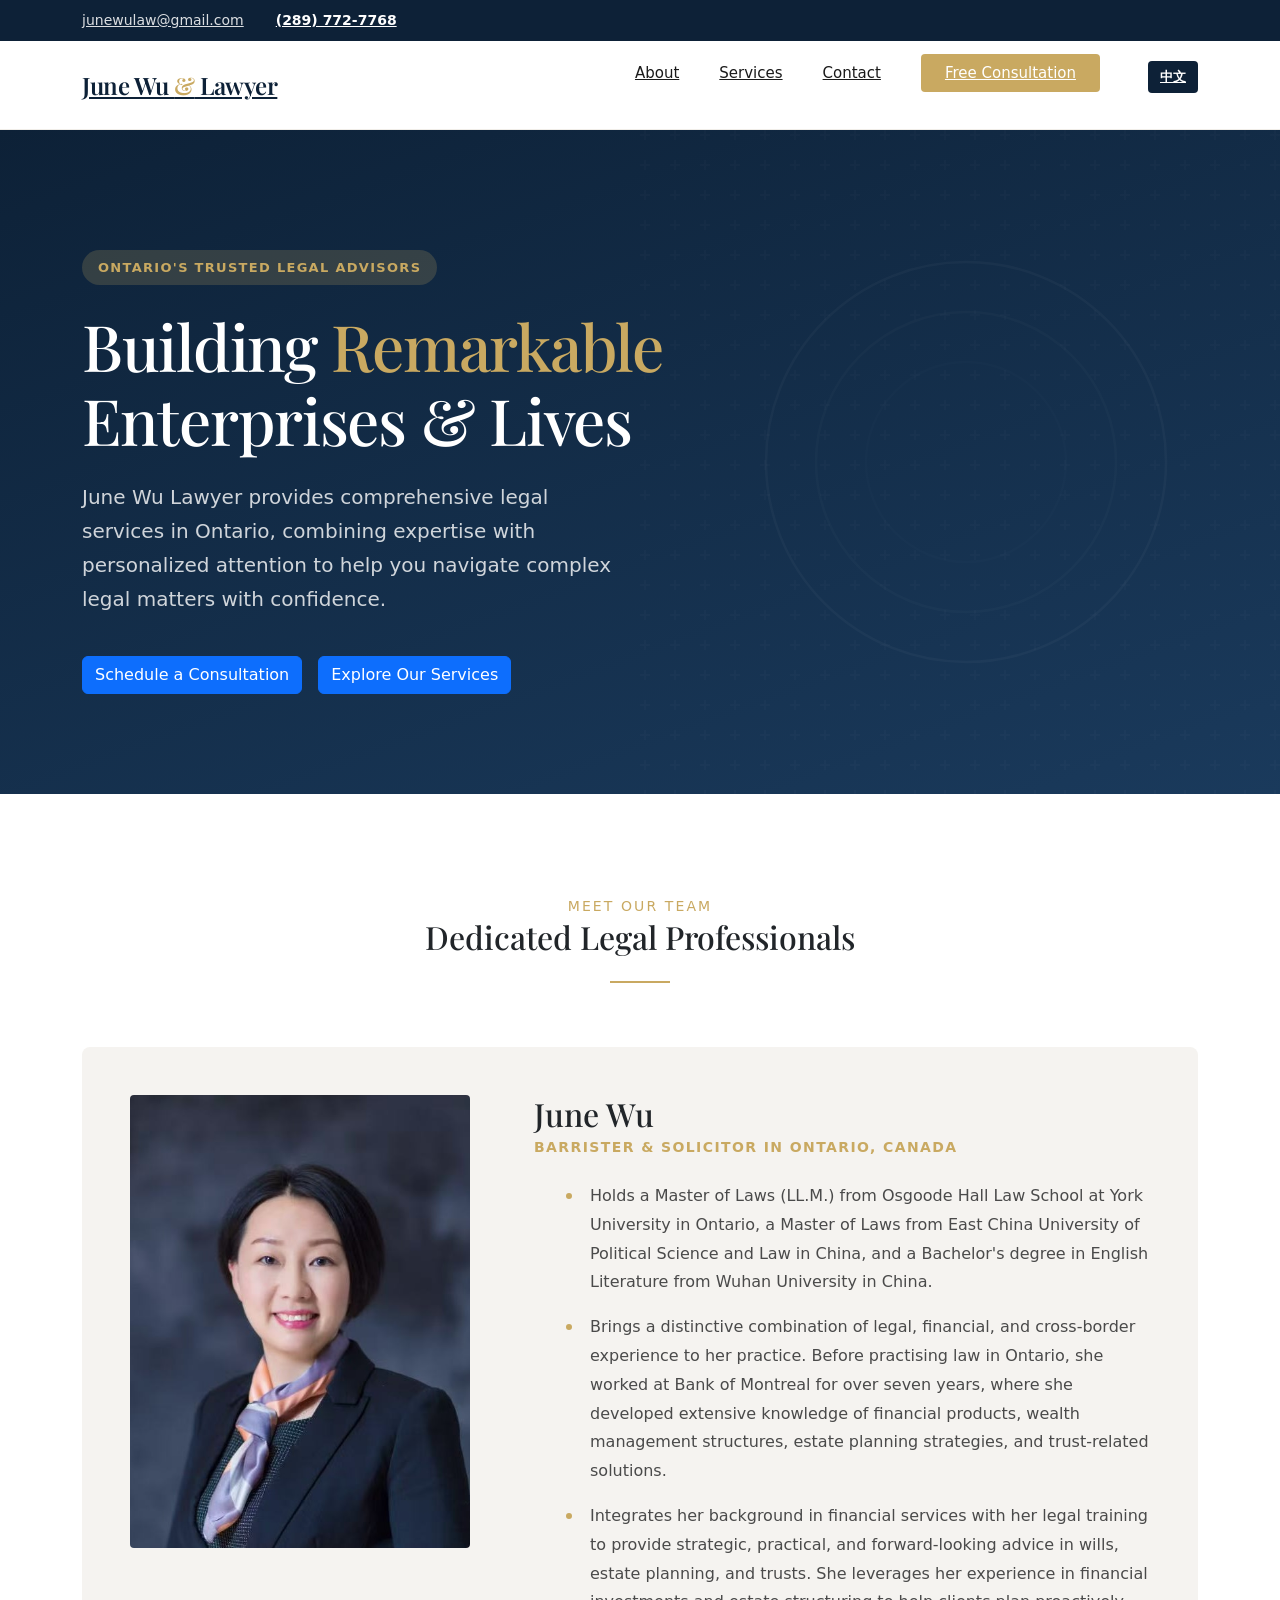
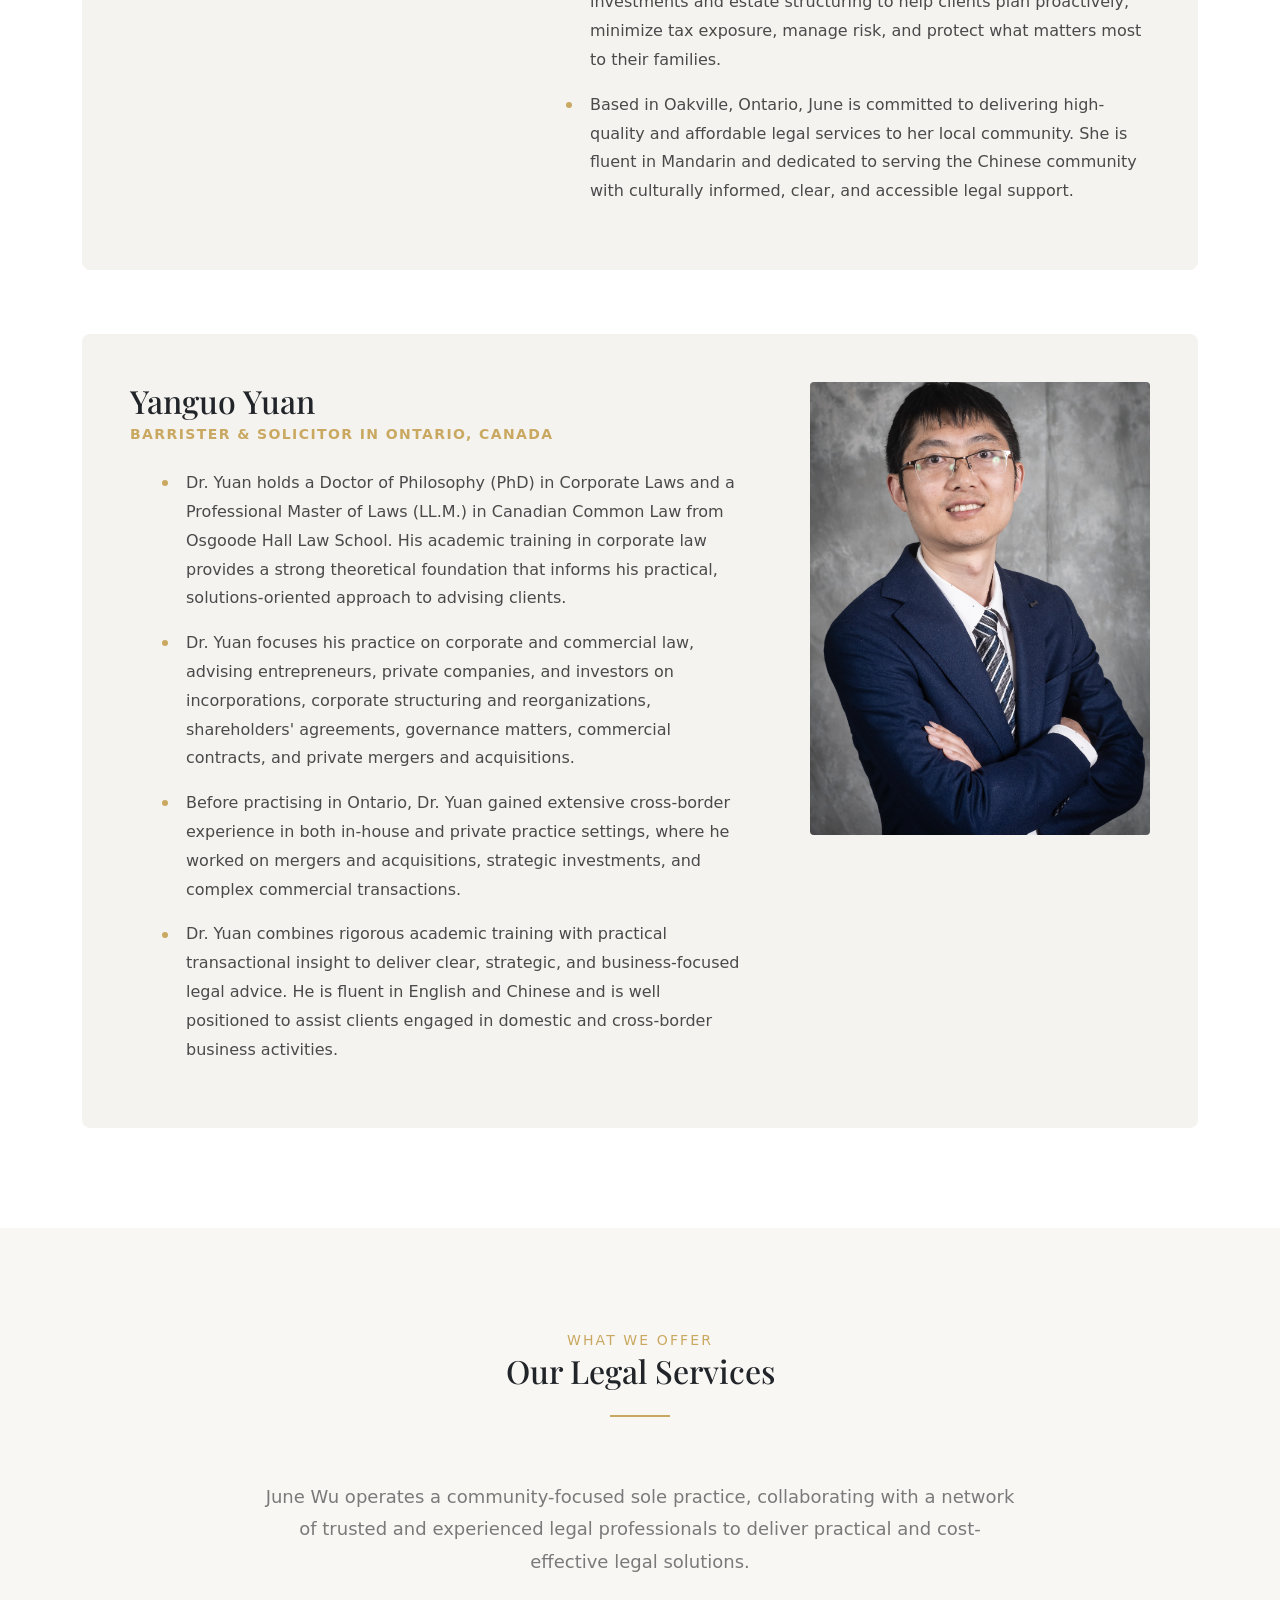
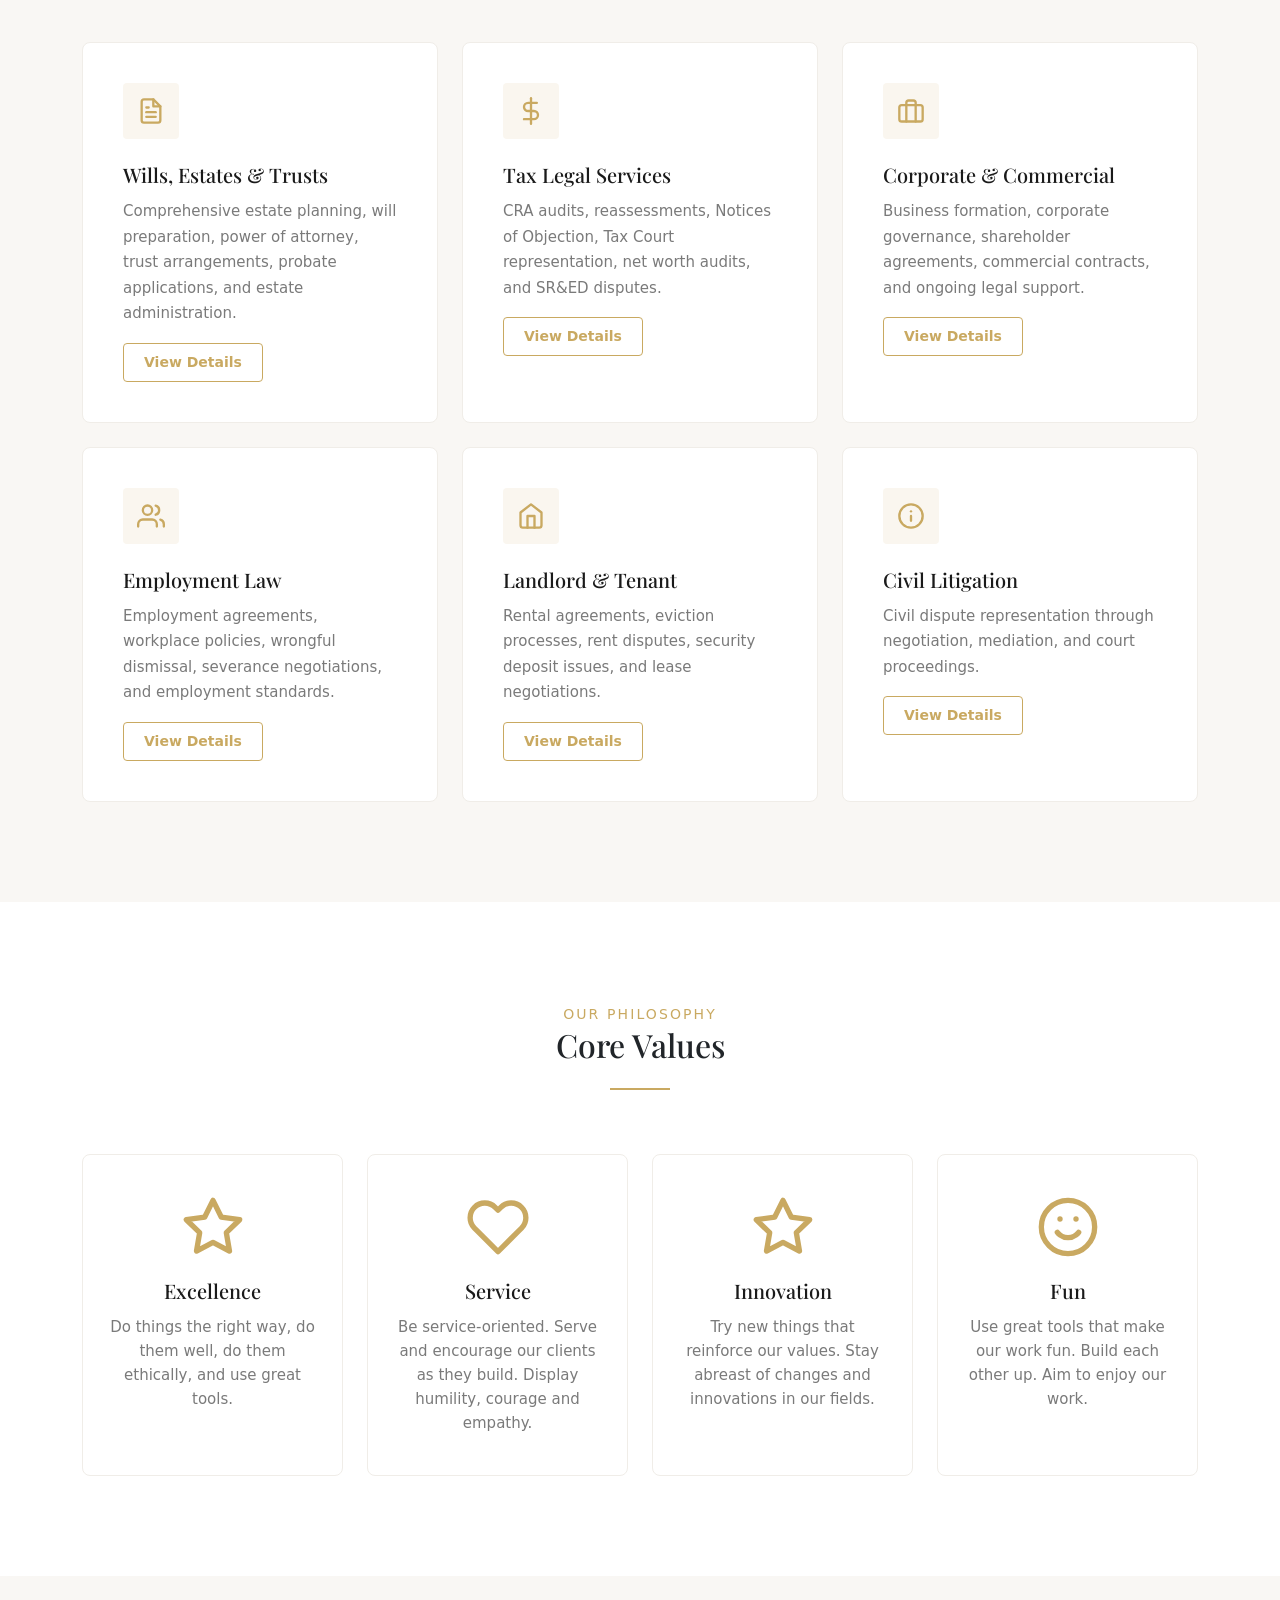
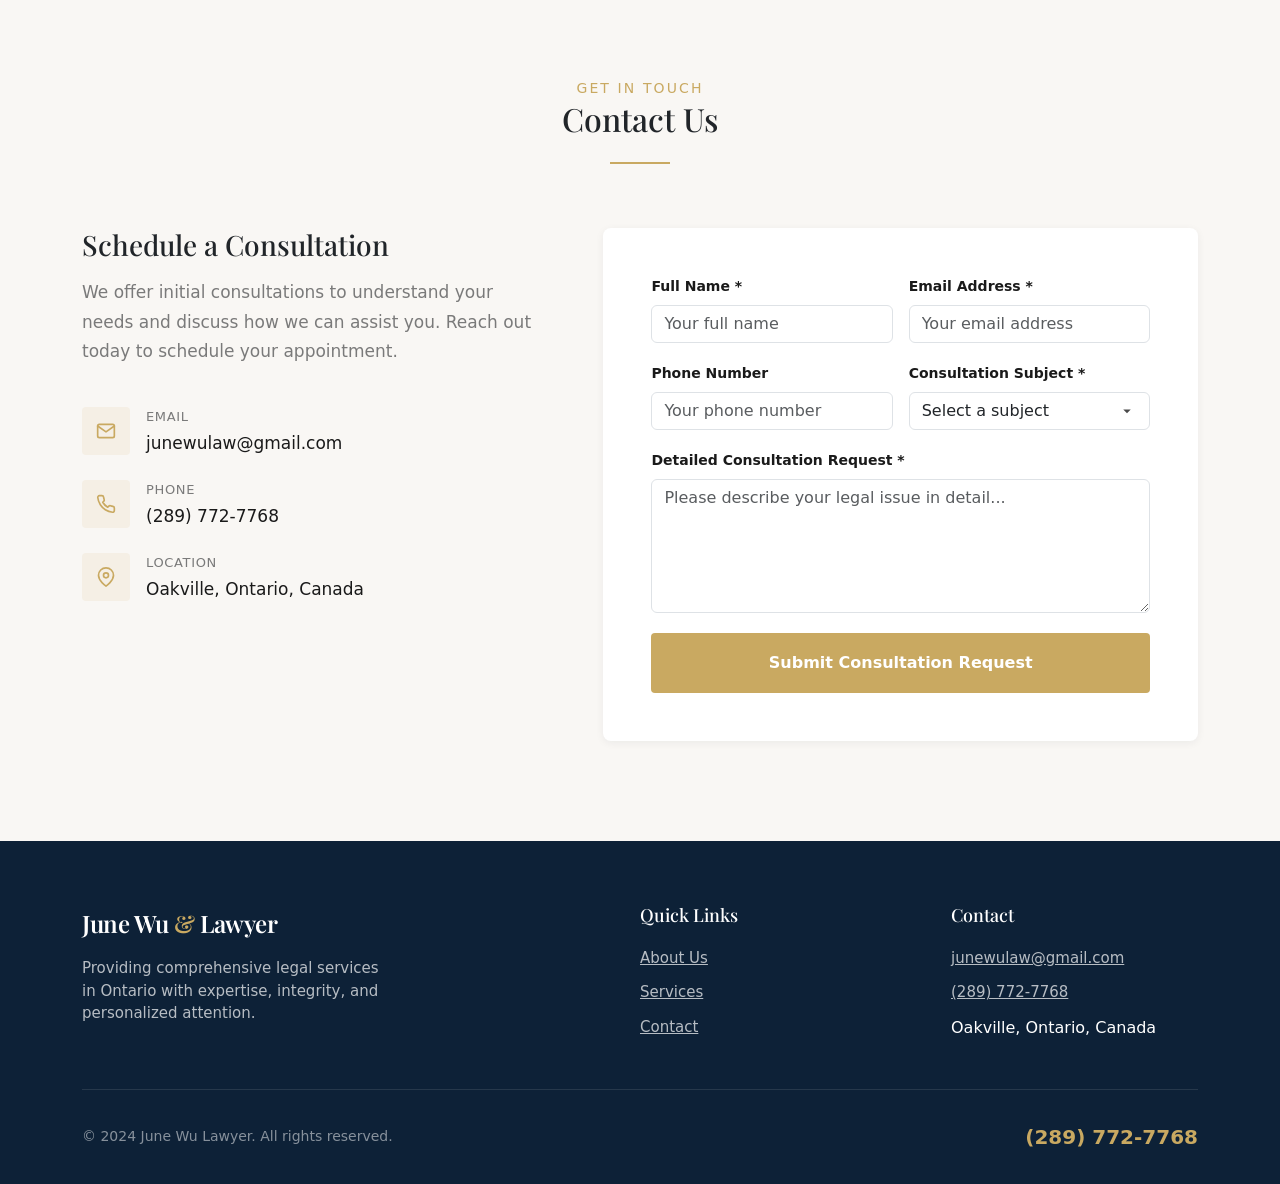
<file: templates/index.html>
<!DOCTYPE html>
<html lang="en">
<head>
    <meta charset="UTF-8">
    <meta name="viewport" content="width=device-width, initial-scale=1.0">
    <title>June Wu Lawyer | Trusted Legal Services in Ontario</title>
    <meta name="description" content="June Wu Lawyer provides comprehensive legal services in Ontario, including wills, estates, trusts, tax law, corporate law, and civil litigation.">

    <link rel="preconnect" href="https://fonts.googleapis.com">
    <link rel="preconnect" href="https://fonts.gstatic.com" crossorigin>
    <link href="https://fonts.googleapis.com/css2?family=Inter:wght@400;500;600;700&family=Playfair+Display:wght@400;500;600&display=swap" rel="stylesheet">

    <link rel="stylesheet" href="/static/css/style.css">
    <link href="https://cdn.jsdelivr.net/npm/bootstrap@5.3.0/dist/css/bootstrap.min.css" rel="stylesheet">

    <link rel="icon" type="image/svg+xml" href="data:image/svg+xml,<svg xmlns='http://www.w3.org/2000/svg' viewBox='0 0 100 100'><text y='.9em' font-size='90'>⚖</text></svg>">
</head>
<body>
    <!-- Top Bar -->
    <div class="top-bar">
        <div class="container">
            <div class="top-bar-contact">
                <a href="mailto:junewulaw@gmail.com">junewulaw@gmail.com</a>
                <a href="tel:+12897727768" class="top-bar-phone">(289) 772-7768</a>
            </div>
        </div>
    </div>

    <!-- Navigation -->
    <nav class="nav" id="mainNav">
        <div class="container">
            <a href="#" class="logo">June Wu <span>&amp;</span> Lawyer</a>
            <ul class="main-nav">
                <li><a href="#about">About</a></li>
                <li><a href="#services">Services</a></li>
                <li><a href="#contact">Contact</a></li>
                <li><a href="#contact" class="nav-cta">Free Consultation</a></li>
                <li class="lang-switch"><a href="/cn">中文</a></li>
            </ul>
            <button class="mobile-toggle" id="mobileToggle" aria-label="Toggle navigation">
                <span></span>
                <span></span>
                <span></span>
            </button>
        </div>
        <div class="mobile-nav" id="mobileNav">
            <a href="#about">About</a>
            <a href="#services">Services</a>
            <a href="#contact">Contact</a>
            <a href="#contact" class="nav-cta">Free Consultation</a>
            <a href="/cn" class="lang-switch">中文</a>
        </div>
    </nav>

    <!-- Hero -->
    <section class="hero">
        <div class="container">
            <div class="hero-content">
                <span class="hero-badge">Ontario's Trusted Legal Advisors</span>
                <h1>Building <span class="highlight">Remarkable</span> Enterprises & Lives</h1>
                <p>June Wu Lawyer provides comprehensive legal services in Ontario, combining expertise with personalized attention to help you navigate complex legal matters with confidence.</p>
                <div class="hero-buttons">
                    <a href="#contact" class="btn btn-primary">Schedule a Consultation</a>
                    <a href="#services" class="btn btn-primary">Explore Our Services</a>
                </div>
            </div>
        </div>
        <div class="hero-decoration">
            <svg viewBox="0 0 200 200" fill="none" xmlns="http://www.w3.org/2000/svg">
                <circle cx="100" cy="100" r="80" stroke="white" stroke-width="1" opacity="0.3"/>
                <circle cx="100" cy="100" r="60" stroke="white" stroke-width="1" opacity="0.2"/>
                <circle cx="100" cy="100" r="40" stroke="white" stroke-width="1" opacity="0.1"/>
            </svg>
        </div>
    </section>

    <!-- About / Team -->
    <section id="about" class="about-section section">
        <div class="container">
            <div class="section-header">
                <span class="section-subtitle">Meet Our Team</span>
                <h2>Dedicated Legal Professionals</h2>
                <div class="divider"></div>
            </div>

            <div class="team-grid">
                <!-- June Wu -->
                <div class="attorney-card">
                    <div class="attorney-image">
                        <img src="/static/images/June.jpg" alt="June Wu - Barrister & Solicitor">
                    </div>
                    <div class="attorney-info">
                        <h3>June Wu</h3>
                        <p class="attorney-title">Barrister & Solicitor in Ontario, Canada</p>
                        <ul class="attorney-bio">
                            <li>Holds a Master of Laws (LL.M.) from Osgoode Hall Law School at York University in Ontario, a Master of Laws from East China University of Political Science and Law in China, and a Bachelor's degree in English Literature from Wuhan University in China.</li>
                            <li>Brings a distinctive combination of legal, financial, and cross-border experience to her practice. Before practising law in Ontario, she worked at Bank of Montreal for over seven years, where she developed extensive knowledge of financial products, wealth management structures, estate planning strategies, and trust-related solutions.</li>
                            <li>Integrates her background in financial services with her legal training to provide strategic, practical, and forward-looking advice in wills, estate planning, and trusts. She leverages her experience in financial investments and estate structuring to help clients plan proactively, minimize tax exposure, manage risk, and protect what matters most to their families.</li>
                            <li>Based in Oakville, Ontario, June is committed to delivering high-quality and affordable legal services to her local community. She is fluent in Mandarin and dedicated to serving the Chinese community with culturally informed, clear, and accessible legal support.</li>
                        </ul>
                    </div>
                </div>

                <!-- Yanguo Yuan -->
                <div class="attorney-card reverse">
                    <div class="attorney-image">
                        <img src="/static/images/Bruce.jpg" alt="Yanguo Yuan - Barrister & Solicitor">
                    </div>
                    <div class="attorney-info">
                        <h3>Yanguo Yuan</h3>
                        <p class="attorney-title">Barrister & Solicitor in Ontario, Canada</p>
                        <ul class="attorney-bio">
                            <li>Dr. Yuan holds a Doctor of Philosophy (PhD) in Corporate Laws and a Professional Master of Laws (LL.M.) in Canadian Common Law from Osgoode Hall Law School. His academic training in corporate law provides a strong theoretical foundation that informs his practical, solutions-oriented approach to advising clients.</li>
                            <li>Dr. Yuan focuses his practice on corporate and commercial law, advising entrepreneurs, private companies, and investors on incorporations, corporate structuring and reorganizations, shareholders' agreements, governance matters, commercial contracts, and private mergers and acquisitions.</li>
                            <li>Before practising in Ontario, Dr. Yuan gained extensive cross-border experience in both in-house and private practice settings, where he worked on mergers and acquisitions, strategic investments, and complex commercial transactions.</li>
                            <li>Dr. Yuan combines rigorous academic training with practical transactional insight to deliver clear, strategic, and business-focused legal advice. He is fluent in English and Chinese and is well positioned to assist clients engaged in domestic and cross-border business activities.</li>
                        </ul>
                    </div>
                </div>
            </div>
        </div>
    </section>

    <!-- Services -->
    <section id="services" class="services-section section">
        <div class="container">
            <div class="section-header">
                <span class="section-subtitle">What We Offer</span>
                <h2>Our Legal Services</h2>
                <div class="divider"></div>
            </div>

            <p class="services-intro">June Wu operates a community-focused sole practice, collaborating with a network of trusted and experienced legal professionals to deliver practical and cost-effective legal solutions.</p>

            <div class="services-grid">
                <!-- Wills, Estates & Trusts -->
                <div class="service-card" data-service="wills">
                    <div class="service-icon">
                        <svg xmlns="http://www.w3.org/2000/svg" viewBox="0 0 24 24" fill="none" stroke="currentColor" stroke-width="2" stroke-linecap="round" stroke-linejoin="round">
                            <path d="M14 2H6a2 2 0 0 0-2 2v16a2 2 0 0 0 2 2h12a2 2 0 0 0 2-2V8z"></path>
                            <polyline points="14 2 14 8 20 8"></polyline>
                            <line x1="16" y1="13" x2="8" y2="13"></line>
                            <line x1="16" y1="17" x2="8" y2="17"></line>
                            <polyline points="10 9 9 9 8 9"></polyline>
                        </svg>
                    </div>
                    <h4>Wills, Estates & Trusts</h4>
                    <p class="service-summary">Comprehensive estate planning, will preparation, power of attorney, trust arrangements, probate applications, and estate administration.</p>
                    <button class="service-expand-btn">View Details</button>
                </div>

                <!-- Tax Legal Services -->
                <div class="service-card" data-service="tax">
                    <div class="service-icon">
                        <svg xmlns="http://www.w3.org/2000/svg" viewBox="0 0 24 24" fill="none" stroke="currentColor" stroke-width="2" stroke-linecap="round" stroke-linejoin="round">
                            <line x1="12" y1="1" x2="12" y2="23"></line>
                            <path d="M17 5H9.5a3.5 3.5 0 0 0 0 7h5a3.5 3.5 0 0 1 0 7H6"></path>
                        </svg>
                    </div>
                    <h4>Tax Legal Services</h4>
                    <p class="service-summary">CRA audits, reassessments, Notices of Objection, Tax Court representation, net worth audits, and SR&ED disputes.</p>
                    <button class="service-expand-btn">View Details</button>
                </div>

                <!-- Corporate & Commercial -->
                <div class="service-card" data-service="corporate">
                    <div class="service-icon">
                        <svg xmlns="http://www.w3.org/2000/svg" viewBox="0 0 24 24" fill="none" stroke="currentColor" stroke-width="2" stroke-linecap="round" stroke-linejoin="round">
                            <rect x="2" y="7" width="20" height="14" rx="2" ry="2"></rect>
                            <path d="M16 21V5a2 2 0 0 0-2-2h-4a2 2 0 0 0-2 2v16"></path>
                        </svg>
                    </div>
                    <h4>Corporate & Commercial</h4>
                    <p class="service-summary">Business formation, corporate governance, shareholder agreements, commercial contracts, and ongoing legal support.</p>
                    <button class="service-expand-btn">View Details</button>
                </div>

                <!-- Employment Law -->
                <div class="service-card" data-service="employment">
                    <div class="service-icon">
                        <svg xmlns="http://www.w3.org/2000/svg" viewBox="0 0 24 24" fill="none" stroke="currentColor" stroke-width="2" stroke-linecap="round" stroke-linejoin="round">
                            <path d="M17 21v-2a4 4 0 0 0-4-4H5a4 4 0 0 0-4 4v2"></path>
                            <circle cx="9" cy="7" r="4"></circle>
                            <path d="M23 21v-2a4 4 0 0 0-3-3.87"></path>
                            <path d="M16 3.13a4 4 0 0 1 0 7.75"></path>
                        </svg>
                    </div>
                    <h4>Employment Law</h4>
                    <p class="service-summary">Employment agreements, workplace policies, wrongful dismissal, severance negotiations, and employment standards.</p>
                    <button class="service-expand-btn">View Details</button>
                </div>

                <!-- Landlord & Tenant -->
                <div class="service-card" data-service="landlord">
                    <div class="service-icon">
                        <svg xmlns="http://www.w3.org/2000/svg" viewBox="0 0 24 24" fill="none" stroke="currentColor" stroke-width="2" stroke-linecap="round" stroke-linejoin="round">
                            <path d="M3 9l9-7 9 7v11a2 2 0 0 1-2 2H5a2 2 0 0 1-2-2z"></path>
                            <polyline points="9 22 9 12 15 12 15 22"></polyline>
                        </svg>
                    </div>
                    <h4>Landlord & Tenant</h4>
                    <p class="service-summary">Rental agreements, eviction processes, rent disputes, security deposit issues, and lease negotiations.</p>
                    <button class="service-expand-btn">View Details</button>
                </div>

                <!-- Civil Litigation -->
                <div class="service-card" data-service="litigation">
                    <div class="service-icon">
                        <svg xmlns="http://www.w3.org/2000/svg" viewBox="0 0 24 24" fill="none" stroke="currentColor" stroke-width="2" stroke-linecap="round" stroke-linejoin="round">
                            <circle cx="12" cy="12" r="10"></circle>
                            <path d="M12 16v-4"></path>
                            <path d="M12 8h.01"></path>
                        </svg>
                    </div>
                    <h4>Civil Litigation</h4>
                    <p class="service-summary">Civil dispute representation through negotiation, mediation, and court proceedings.</p>
                    <button class="service-expand-btn">View Details</button>
                </div>
            </div>

            <!-- Service Detail Panel -->
            <div class="service-detail-panel" id="serviceDetailPanel">
                <div class="service-detail-header">
                    <h3 id="serviceDetailTitle"></h3>
                    <button class="service-detail-close" id="serviceDetailClose">&times;</button>
                </div>
                <div class="service-detail-body">
                    <div class="service-detail-content" id="serviceDetailContent"></div>
                </div>
            </div>
        </div>
    </section>

    <!-- Values -->
    <section class="values-section section">
        <div class="container">
            <div class="section-header">
                <span class="section-subtitle">Our Philosophy</span>
                <h2>Core Values</h2>
                <div class="divider"></div>
            </div>

            <div class="values-grid">
                <div class="value-card">
                    <div class="value-icon">
                        <svg xmlns="http://www.w3.org/2000/svg" viewBox="0 0 24 24" fill="none" stroke="currentColor" stroke-width="2" stroke-linecap="round" stroke-linejoin="round">
                            <path d="M12 2l3.09 6.26L22 9.27l-5 4.87 1.18 6.88L12 17.77l-6.18 3.25L7 14.14 2 9.27l6.91-1.01L12 2z"></path>
                        </svg>
                    </div>
                    <h4>Excellence</h4>
                    <p>Do things the right way, do them well, do them ethically, and use great tools.</p>
                </div>

                <div class="value-card">
                    <div class="value-icon">
                        <svg xmlns="http://www.w3.org/2000/svg" viewBox="0 0 24 24" fill="none" stroke="currentColor" stroke-width="2" stroke-linecap="round" stroke-linejoin="round">
                            <path d="M20.84 4.61a5.5 5.5 0 0 0-7.78 0L12 5.67l-1.06-1.06a5.5 5.5 0 0 0-7.78 7.78l1.06 1.06L12 21.23l7.78-7.78 1.06-1.06a5.5 5.5 0 0 0 0-7.78z"></path>
                        </svg>
                    </div>
                    <h4>Service</h4>
                    <p>Be service-oriented. Serve and encourage our clients as they build. Display humility, courage and empathy.</p>
                </div>

                <div class="value-card">
                    <div class="value-icon">
                        <svg xmlns="http://www.w3.org/2000/svg" viewBox="0 0 24 24" fill="none" stroke="currentColor" stroke-width="2" stroke-linecap="round" stroke-linejoin="round">
                            <polygon points="12 2 15.09 8.26 22 9.27 17 14.14 18.18 21.02 12 17.77 5.82 21.02 7 14.14 2 9.27 8.91 8.26 12 2"></polygon>
                        </svg>
                    </div>
                    <h4>Innovation</h4>
                    <p>Try new things that reinforce our values. Stay abreast of changes and innovations in our fields.</p>
                </div>

                <div class="value-card">
                    <div class="value-icon">
                        <svg xmlns="http://www.w3.org/2000/svg" viewBox="0 0 24 24" fill="none" stroke="currentColor" stroke-width="2" stroke-linecap="round" stroke-linejoin="round">
                            <circle cx="12" cy="12" r="10"></circle>
                            <path d="M8 14s1.5 2 4 2 4-2 4-2"></path>
                            <line x1="9" y1="9" x2="9.01" y2="9"></line>
                            <line x1="15" y1="9" x2="15.01" y2="9"></line>
                        </svg>
                    </div>
                    <h4>Fun</h4>
                    <p>Use great tools that make our work fun. Build each other up. Aim to enjoy our work.</p>
                </div>
            </div>
        </div>
    </section>

    <!-- Contact -->
    <section id="contact" class="contact-section section">
        <div class="container">
            <div class="section-header">
                <span class="section-subtitle">Get In Touch</span>
                <h2>Contact Us</h2>
                <div class="divider"></div>
            </div>

            <div class="contact-grid">
                <div class="contact-info">
                    <h3>Schedule a Consultation</h3>
                    <p>We offer initial consultations to understand your needs and discuss how we can assist you. Reach out today to schedule your appointment.</p>

                    <div class="contact-item">
                        <div class="contact-icon">
                            <svg xmlns="http://www.w3.org/2000/svg" viewBox="0 0 24 24" fill="none" stroke="currentColor" stroke-width="2" stroke-linecap="round" stroke-linejoin="round">
                                <path d="M4 4h16c1.1 0 2 .9 2 2v12c0 1.1-.9 2-2 2H4c-1.1 0-2-.9-2-2V6c0-1.1.9-2 2-2z"></path>
                                <polyline points="22,6 12,13 2,6"></polyline>
                            </svg>
                        </div>
                        <div>
                            <span class="contact-label">Email</span>
                            <span class="contact-value">junewulaw@gmail.com</span>
                        </div>
                    </div>

                    <div class="contact-item">
                        <div class="contact-icon">
                            <svg xmlns="http://www.w3.org/2000/svg" viewBox="0 0 24 24" fill="none" stroke="currentColor" stroke-width="2" stroke-linecap="round" stroke-linejoin="round">
                                <path d="M22 16.92v3a2 2 0 0 1-2.18 2 19.79 19.79 0 0 1-8.63-3.07 19.5 19.5 0 0 1-6-6 19.79 19.79 0 0 1-3.07-8.67A2 2 0 0 1 4.11 2h3a2 2 0 0 1 2 1.72 12.84 12.84 0 0 0 .7 2.81 2 2 0 0 1-.45 2.11L8.09 9.91a16 16 0 0 0 6 6l1.27-1.27a2 2 0 0 1 2.11-.45 12.84 12.84 0 0 0 2.81.7A2 2 0 0 1 22 16.92z"></path>
                            </svg>
                        </div>
                        <div>
                            <span class="contact-label">Phone</span>
                            <span class="contact-value">(289) 772-7768</span>
                        </div>
                    </div>

                    <div class="contact-item">
                        <div class="contact-icon">
                            <svg xmlns="http://www.w3.org/2000/svg" viewBox="0 0 24 24" fill="none" stroke="currentColor" stroke-width="2" stroke-linecap="round" stroke-linejoin="round">
                                <path d="M21 10c0 7-9 13-9 13s-9-6-9-13a9 9 0 0 1 18 0z"></path>
                                <circle cx="12" cy="10" r="3"></circle>
                            </svg>
                        </div>
                        <div>
                            <span class="contact-label">Location</span>
                            <span class="contact-value">Oakville, Ontario, Canada</span>
                        </div>
                    </div>
                </div>

                <div class="contact-form">
                    <form id="consultForm">
                        <div id="formMessage" class="form-message"></div>

                        <div class="form-row">
                            <div class="form-group">
                                <label class="form-label" for="fullName">Full Name *</label>
                                <input type="text" class="form-control" id="fullName" name="fullName" required placeholder="Your full name">
                            </div>
                            <div class="form-group">
                                <label class="form-label" for="email">Email Address *</label>
                                <input type="email" class="form-control" id="email" name="email" required placeholder="Your email address">
                            </div>
                        </div>

                        <div class="form-row">
                            <div class="form-group">
                                <label class="form-label" for="phone">Phone Number</label>
                                <input type="tel" class="form-control" id="phone" name="phone" placeholder="Your phone number">
                            </div>
                            <div class="form-group">
                                <label class="form-label" for="subject">Consultation Subject *</label>
                                <select class="form-control" id="subject" name="subject" required>
                                    <option value="" disabled selected>Select a subject</option>
                                    <option value="Wills, Estates & Trusts">Wills, Estates & Trusts</option>
                                    <option value="Tax Legal Services">Tax Legal Services</option>
                                    <option value="Corporate & Commercial">Corporate & Commercial</option>
                                    <option value="Employment Law">Employment Law</option>
                                    <option value="Landlord & Tenant">Landlord & Tenant</option>
                                    <option value="Civil Litigation">Civil Litigation</option>
                                    <option value="Other">Other</option>
                                </select>
                            </div>
                        </div>

                        <div class="form-group full">
                            <label class="form-label" for="message">Detailed Consultation Request *</label>
                            <textarea class="form-control" id="message" name="message" rows="5" required placeholder="Please describe your legal issue in detail..."></textarea>
                        </div>

                        <button type="submit" class="btn-submit">Submit Consultation Request</button>
                    </form>
                </div>
            </div>
        </div>
    </section>

    <!-- Footer -->
    <footer>
        <div class="container">
            <div class="footer-grid">
                <div class="footer-brand">
                    <div class="logo">June Wu <span>&amp;</span> Lawyer</div>
                    <p>Providing comprehensive legal services in Ontario with expertise, integrity, and personalized attention.</p>
                </div>
                <div>
                    <h4 class="footer-heading">Quick Links</h4>
                    <div class="footer-links">
                        <a href="#about">About Us</a>
                        <a href="#services">Services</a>
                        <a href="#contact">Contact</a>
                    </div>
                </div>
                <div>
                    <h4 class="footer-heading">Contact</h4>
                    <div class="footer-links">
                        <a href="mailto:junewulaw@gmail.com">junewulaw@gmail.com</a>
                        <a href="tel:+12897727768">(289) 772-7768</a>
                        <span>Oakville, Ontario, Canada</span>
                    </div>
                </div>
            </div>
            <div class="footer-bottom">
                <div class="footer-copy">© 2024 June Wu Lawyer. All rights reserved.</div>
                <div class="footer-phone">(289) 772-7768</div>
            </div>
        </div>
    </footer>

    <!-- Scripts -->
    <script src="https://cdn.jsdelivr.net/npm/bootstrap@5.3.0/dist/js/bootstrap.bundle.min.js"></script>
    <script src="/static/js/script.js"></script>
    <script>
        // Mobile nav toggle
        document.getElementById('mobileToggle').addEventListener('click', function() {
            document.getElementById('mobileNav').classList.toggle('active');
        });

        // Close mobile nav on link click
        document.querySelectorAll('.mobile-nav a').forEach(function(link) {
            link.addEventListener('click', function() {
                document.getElementById('mobileNav').classList.remove('active');
            });
        });

        // Nav scroll effect
        window.addEventListener('scroll', function() {
            const nav = document.getElementById('mainNav');
            if (window.scrollY > 50) {
                nav.classList.add('scrolled');
            } else {
                nav.classList.remove('scrolled');
            }
        });

        // Service Detail Panel
        const serviceData = {
            wills: {
                title: 'Wills, Estates & Trusts',
                content: `<p>We provide comprehensive legal services in wills, estates, and trusts, assisting individuals and families at every stage of the planning and administration process. Our services include the preparation of wills and powers of attorney, the creation of trust arrangements, probate applications, estate administration, and estate-related dispute resolution.</p>
                <p>We work closely with our clients to develop tailored estate plans that reflect their personal, financial, and family circumstances. Where appropriate, we also coordinate with professional trust companies and other advisors to ensure effective and seamless administration.</p>
                <p>Our approach is practical, detail-oriented, and client-focused. We are committed to delivering clear legal advice and thoughtful planning strategies, enabling our clients to make informed decisions with confidence and peace of mind.</p>`
            },
            tax: {
                title: 'Tax Legal Services',
                content: `<p>We provide practical and cost-effective legal services in tax matters, assisting individuals, businesses, and professionals in navigating their obligations and resolving disputes with the Canada Revenue Agency.</p>
                <p>Our services include advising on and responding to audits and reassessments, preparing and filing Notices of Objection, and representing clients in tax disputes, including matters before the Tax Court of Canada. We have experience assisting clients with net worth audits, SR&ED-related disputes, and tax residency issues, as well as other tax compliance and advisory matters.</p>
                <p>We understand that tax disputes can be complex and stressful. Our approach is practical, responsive, and solutions-oriented. We work closely with our clients to assess their situation, develop effective strategies, and communicate clearly with the CRA at each stage of the process.</p>`
            },
            corporate: {
                title: 'Corporate & Commercial',
                content: `<p>We provide practical and cost-effective legal services to small and medium-sized businesses, start-ups, and community organizations. Our goal is to support clients with clear, reliable legal advice that aligns with their operational and growth needs.</p>
                <p>Our services include business formation and structuring, corporate governance, shareholder and partnership agreements, commercial contracts, and ongoing legal support for day-to-day business matters.</p>
                <p>We understand the challenges faced by growing businesses. Our approach is professional, responsive, and solutions-oriented, with a focus on delivering practical guidance at reasonable cost.</p>`
            },
            employment: {
                title: 'Employment Law',
                content: `<p>We provide practical and affordable legal services in employment law, assisting both employees and small businesses with a wide range of workplace matters. Our goal is to deliver clear, timely advice that helps clients understand their rights and obligations.</p>
                <p>Our services include reviewing and drafting employment agreements, advising on workplace policies, and assisting with terminations, severance, and wrongful dismissal matters. We also support clients in resolving workplace disputes, including issues related to compensation, performance, and employment standards.</p>
                <p>We understand that employment issues can be sensitive and time-sensitive. Our approach is responsive, solutions-oriented, and focused on achieving efficient and practical outcomes.</p>`
            },
            landlord: {
                title: 'Landlord & Tenant',
                content: `<p>Our services include reviewing and drafting rental agreements, advising on rental policies, and assisting with evictions, rent disputes, and other tenant-related matters. We also support clients in resolving landlord-tenant disputes, including issues related to security deposits, maintenance, and lease violations.</p>
                <p>We understand that landlord-tenant issues can be sensitive and time-sensitive. Our approach is responsive, solutions-oriented, and focused on achieving efficient and practical outcomes. We aim to provide professional legal support that is accessible and cost-effective.</p>`
            },
            litigation: {
                title: 'Civil Litigation',
                content: `<p>We provide civil litigation services in Ontario, representing individuals and businesses in resolving disputes efficiently and effectively. Whether through negotiation, mediation, or court proceedings, we focus on practical strategies that protect our clients' interests while managing cost and risk at every stage.</p>`
            }
        };

        const detailPanel = document.getElementById('serviceDetailPanel');
        const detailTitle = document.getElementById('serviceDetailTitle');
        const detailContent = document.getElementById('serviceDetailContent');
        const detailClose = document.getElementById('serviceDetailClose');

        // Create overlay
        const overlay = document.createElement('div');
        overlay.className = 'service-detail-overlay';
        document.body.appendChild(overlay);

        // Add click handlers to service cards
        document.querySelectorAll('.service-card').forEach(function(card) {
            card.querySelector('.service-expand-btn').addEventListener('click', function() {
                const serviceKey = card.getAttribute('data-service');
                const data = serviceData[serviceKey];

                if (data) {
                    detailTitle.textContent = data.title;
                    detailContent.innerHTML = data.content;
                    detailPanel.classList.add('active');
                    overlay.classList.add('active');
                    document.body.style.overflow = 'hidden';
                }
            });
        });

        // Close panel
        function closePanel() {
            detailPanel.classList.remove('active');
            overlay.classList.remove('active');
            document.body.style.overflow = '';
        }

        detailClose.addEventListener('click', closePanel);
        overlay.addEventListener('click', closePanel);

        // Close on Escape key
        document.addEventListener('keydown', function(e) {
            if (e.key === 'Escape') {
                closePanel();
            }
        });
    </script>
</body>
</html>
</file>
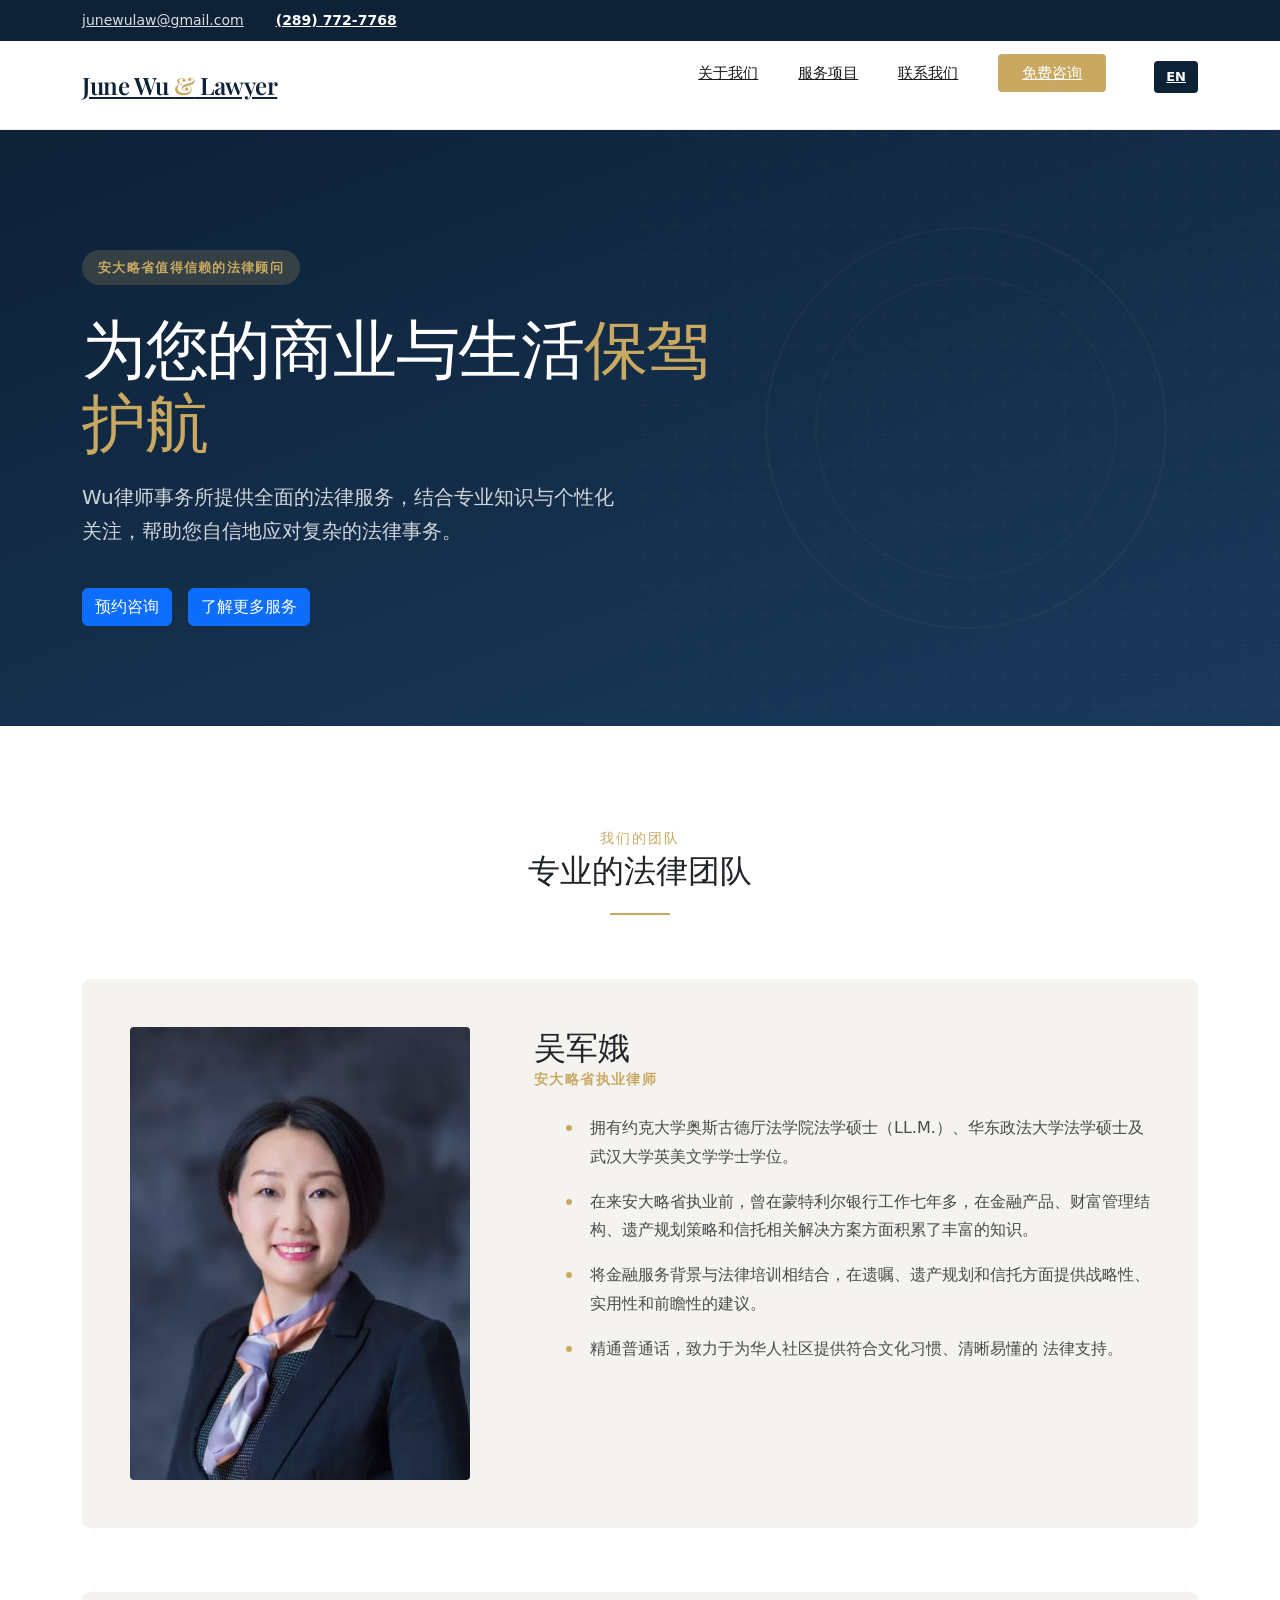
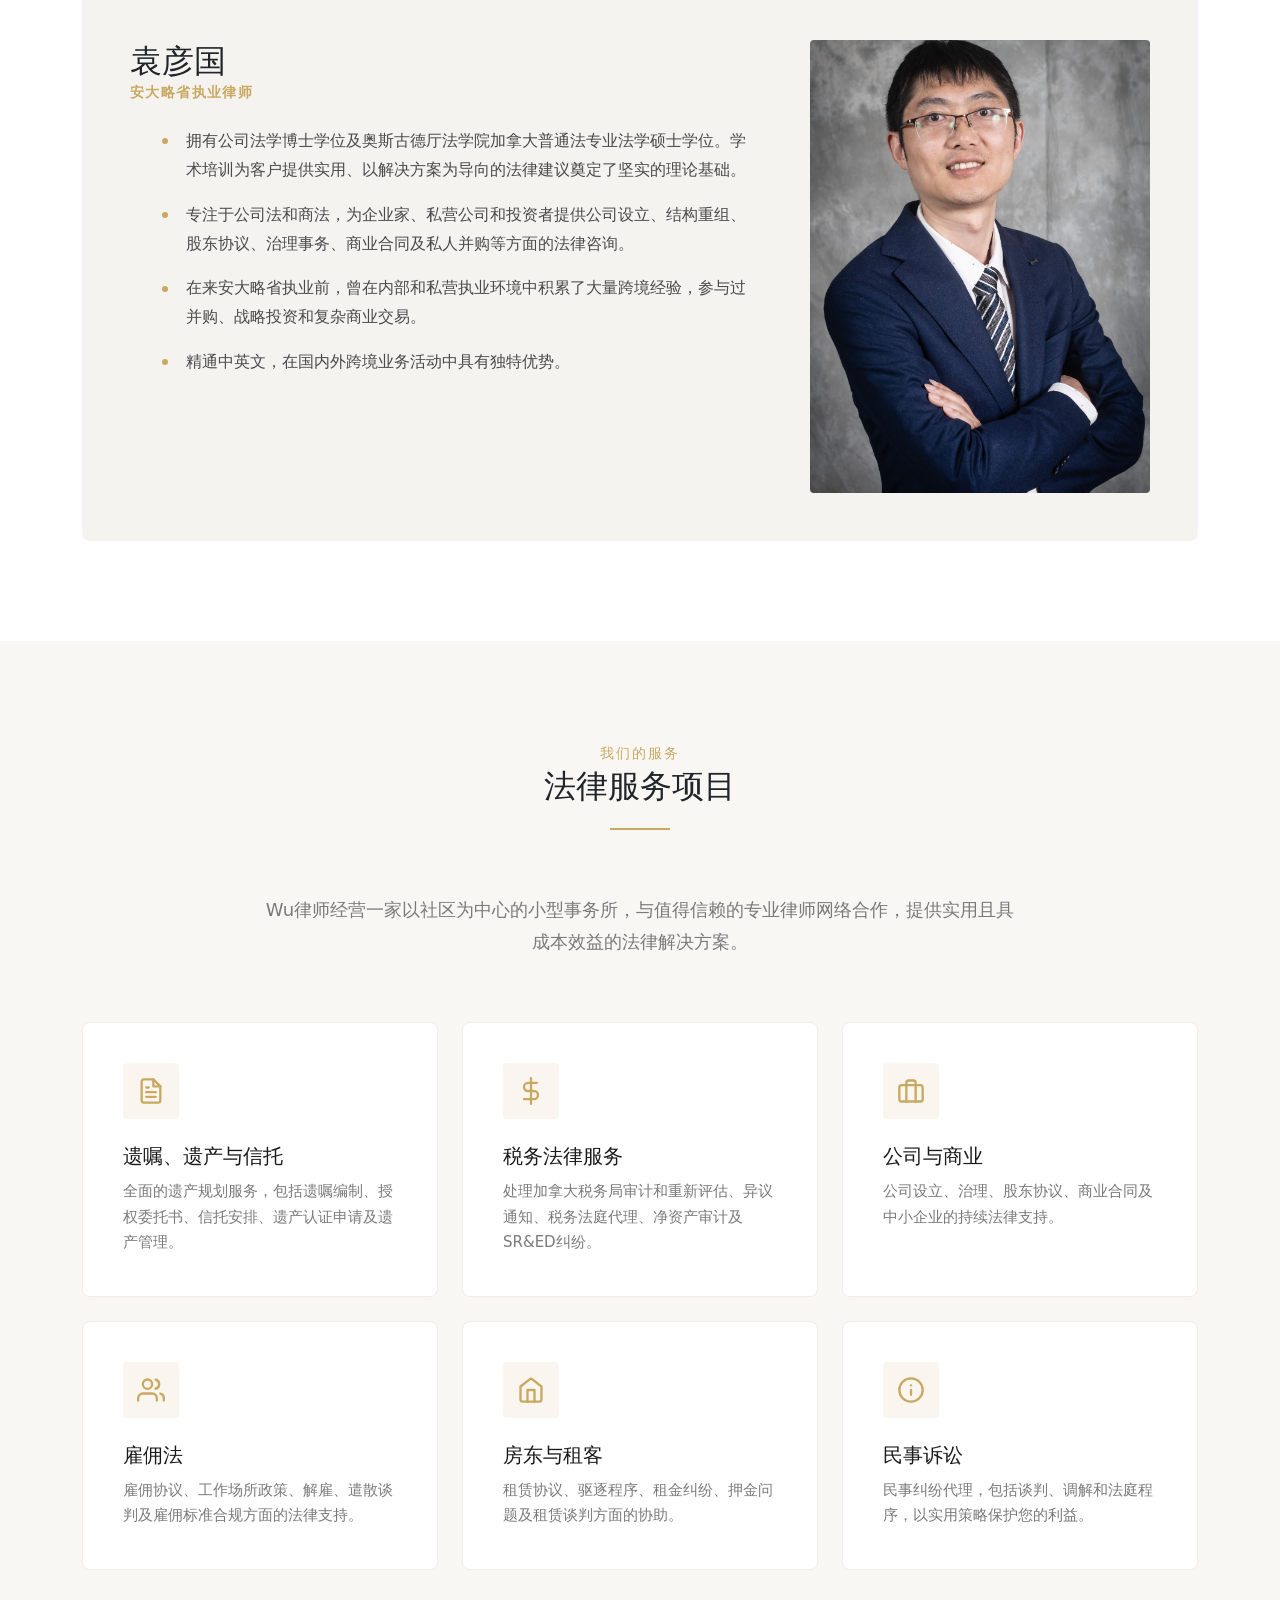
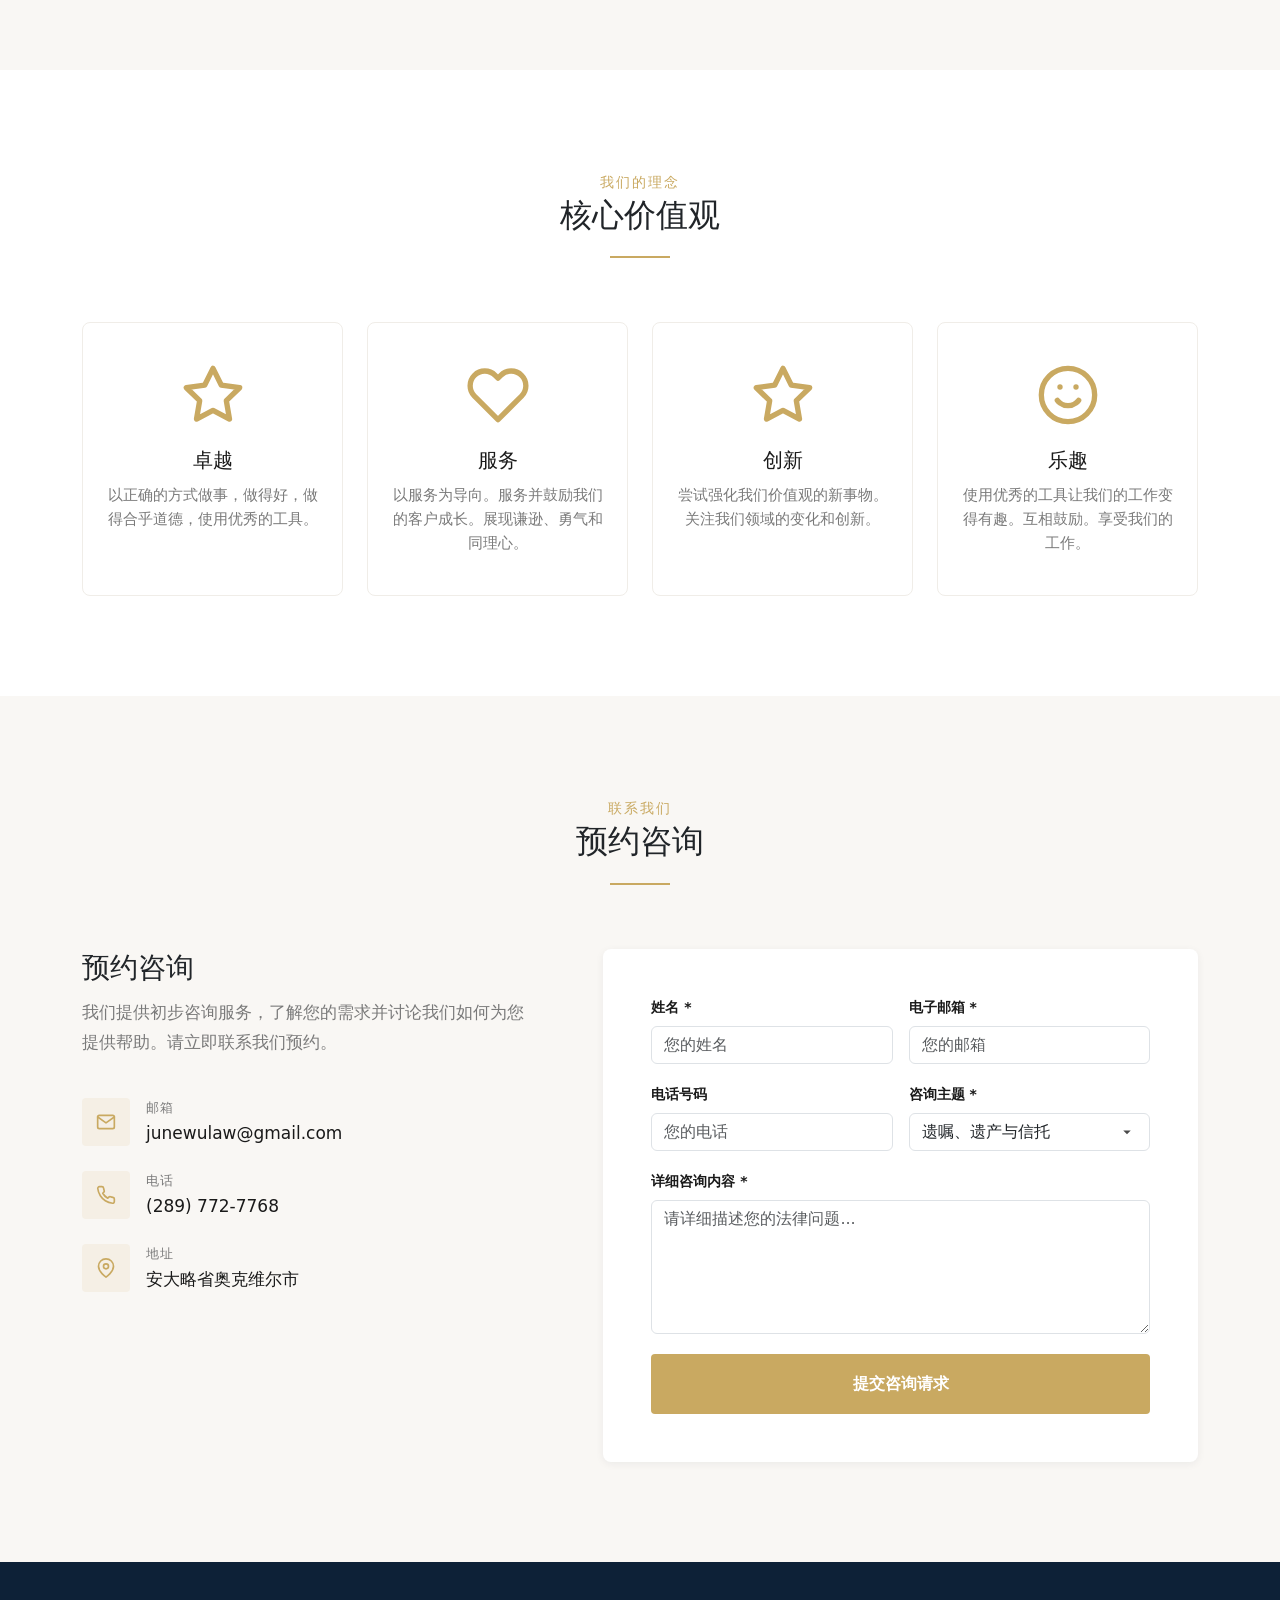
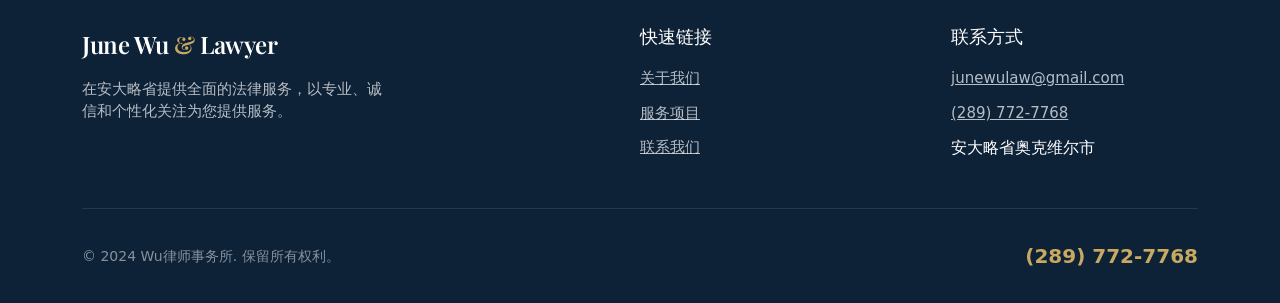
<file: templates/index-cn.html>
<!DOCTYPE html>
<html lang="zh-CN">
<head>
    <meta charset="UTF-8">
    <meta name="viewport" content="width=device-width, initial-scale=1.0">
    <title>Wu律师事务所 | 安大略省值得信赖的法律服务</title>
    <meta name="description" content="Wu律师事务所提供全面的法律服务，包括遗嘱、遗产、信托、税务法、公司法及民事诉讼。">

    <link rel="preconnect" href="https://fonts.googleapis.com">
    <link rel="preconnect" href="https://fonts.gstatic.com" crossorigin>
    <link href="https://fonts.googleapis.com/css2?family=Inter:wght@400;500;600;700&family=Playfair+Display:wght@400;500;600&display=swap" rel="stylesheet">

    <link rel="stylesheet" href="/static/css/style.css">
    <link href="https://cdn.jsdelivr.net/npm/bootstrap@5.3.0/dist/css/bootstrap.min.css" rel="stylesheet">

    <link rel="icon" type="image/svg+xml" href="data:image/svg+xml,<svg xmlns='http://www.w3.org/2000/svg' viewBox='0 0 100 100'><text y='.9em' font-size='90'>⚖</text></svg>">
</head>
<body>
    <!-- Top Bar -->
    <div class="top-bar">
        <div class="container">
            <div class="top-bar-contact">
                <a href="mailto:junewulaw@gmail.com">junewulaw@gmail.com</a>
                <a href="tel:+12897727768" class="top-bar-phone">(289) 772-7768</a>
            </div>
        </div>
    </div>

    <!-- Navigation -->
    <nav class="nav" id="mainNav">
        <div class="container">
            <a href="#" class="logo">June Wu <span>&</span> Lawyer</a>
            <ul class="main-nav">
                <li><a href="#about">关于我们</a></li>
                <li><a href="#services">服务项目</a></li>
                <li><a href="#contact">联系我们</a></li>
                <li><a href="#contact" class="nav-cta">免费咨询</a></li>
                <li class="lang-switch"><a href="/">EN</a></li>
            </ul>
            <button class="mobile-toggle" id="mobileToggle" aria-label="导航菜单">
                <span></span>
                <span></span>
                <span></span>
            </button>
        </div>
        <div class="mobile-nav" id="mobileNav">
            <a href="#about">关于我们</a>
            <a href="#services">服务项目</a>
            <a href="#contact">联系我们</a>
            <a href="#contact" class="nav-cta">免费咨询</a>
            <a href="/" class="lang-switch">English</a>
        </div>
    </nav>

    <!-- Hero -->
    <section class="hero">
        <div class="container">
            <div class="hero-content">
                <span class="hero-badge">安大略省值得信赖的法律顾问</span>
                <h1>为您的商业与生活<span class="highlight">保驾护航</span></h1>
                <p>Wu律师事务所提供全面的法律服务，结合专业知识与个性化关注，帮助您自信地应对复杂的法律事务。</p>
                <div class="hero-buttons">
                    <a href="#contact" class="btn btn-primary">预约咨询</a>
                    <a href="#services" class="btn btn-primary">了解更多服务</a>
                </div>
            </div>
        </div>
        <div class="hero-decoration">
            <svg viewBox="0 0 200 200" fill="none" xmlns="http://www.w3.org/2000/svg">
                <circle cx="100" cy="100" r="80" stroke="white" stroke-width="1" opacity="0.3"/>
                <circle cx="100" cy="100" r="60" stroke="white" stroke-width="1" opacity="0.2"/>
                <circle cx="100" cy="100" r="40" stroke="white" stroke-width="1" opacity="0.1"/>
            </svg>
        </div>
    </section>

    <!-- About / Team -->
    <section id="about" class="about-section section">
        <div class="container">
            <div class="section-header">
                <span class="section-subtitle">我们的团队</span>
                <h2>专业的法律团队</h2>
                <div class="divider"></div>
            </div>

            <div class="team-grid">
                <!-- June Wu -->
                <div class="attorney-card">
                    <div class="attorney-image">
                        <img src="/static/images/June.jpg" alt="吴军娥 - 律师">
                    </div>
                    <div class="attorney-info">
                        <h3>吴军娥</h3>
                        <p class="attorney-title">安大略省执业律师</p>
                        <ul class="attorney-bio">
                            <li>拥有约克大学奥斯古德厅法学院法学硕士（LL.M.）、华东政法大学法学硕士及武汉大学英美文学学士学位。</li>
                            <li>在来安大略省执业前，曾在蒙特利尔银行工作七年多，在金融产品、财富管理结构、遗产规划策略和信托相关解决方案方面积累了丰富的知识。</li>
                            <li>将金融服务背景与法律培训相结合，在遗嘱、遗产规划和信托方面提供战略性、实用性和前瞻性的建议。</li>
                            <li>精通普通话，致力于为华人社区提供符合文化习惯、清晰易懂的 法律支持。</li>
                        </ul>
                    </div>
                </div>

                <!-- Yanguo Yuan -->
                <div class="attorney-card reverse">
                    <div class="attorney-image">
                        <img src="/static/images/Bruce.jpg" alt="袁彦国 - 律师">
                    </div>
                    <div class="attorney-info">
                        <h3>袁彦国</h3>
                        <p class="attorney-title">安大略省执业律师</p>
                        <ul class="attorney-bio">
                            <li>拥有公司法学博士学位及奥斯古德厅法学院加拿大普通法专业法学硕士学位。学术培训为客户提供实用、以解决方案为导向的法律建议奠定了坚实的理论基础。</li>
                            <li>专注于公司法和商法，为企业家、私营公司和投资者提供公司设立、结构重组、股东协议、治理事务、商业合同及私人并购等方面的法律咨询。</li>
                            <li>在来安大略省执业前，曾在内部和私营执业环境中积累了大量跨境经验，参与过并购、战略投资和复杂商业交易。</li>
                            <li>精通中英文，在国内外跨境业务活动中具有独特优势。</li>
                        </ul>
                    </div>
                </div>
            </div>
        </div>
    </section>

    <!-- Services -->
    <section id="services" class="services-section section">
        <div class="container">
            <div class="section-header">
                <span class="section-subtitle">我们的服务</span>
                <h2>法律服务项目</h2>
                <div class="divider"></div>
            </div>

            <p class="services-intro">Wu律师经营一家以社区为中心的小型事务所，与值得信赖的专业律师网络合作，提供实用且具成本效益的法律解决方案。</p>

            <div class="services-grid">
                <div class="service-card">
                    <div class="service-icon">
                        <svg xmlns="http://www.w3.org/2000/svg" viewBox="0 0 24 24" fill="none" stroke="currentColor" stroke-width="2" stroke-linecap="round" stroke-linejoin="round">
                            <path d="M14 2H6a2 2 0 0 0-2 2v16a2 2 0 0 0 2 2h12a2 2 0 0 0 2-2V8z"></path>
                            <polyline points="14 2 14 8 20 8"></polyline>
                            <line x1="16" y1="13" x2="8" y2="13"></line>
                            <line x1="16" y1="17" x2="8" y2="17"></line>
                            <polyline points="10 9 9 9 8 9"></polyline>
                        </svg>
                    </div>
                    <h4>遗嘱、遗产与信托</h4>
                    <p>全面的遗产规划服务，包括遗嘱编制、授权委托书、信托安排、遗产认证申请及遗产管理。</p>
                </div>

                <div class="service-card">
                    <div class="service-icon">
                        <svg xmlns="http://www.w3.org/2000/svg" viewBox="0 0 24 24" fill="none" stroke="currentColor" stroke-width="2" stroke-linecap="round" stroke-linejoin="round">
                            <line x1="12" y1="1" x2="12" y2="23"></line>
                            <path d="M17 5H9.5a3.5 3.5 0 0 0 0 7h5a3.5 3.5 0 0 1 0 7H6"></path>
                        </svg>
                    </div>
                    <h4>税务法律服务</h4>
                    <p>处理加拿大税务局审计和重新评估、异议通知、税务法庭代理、净资产审计及SR&ED纠纷。</p>
                </div>

                <div class="service-card">
                    <div class="service-icon">
                        <svg xmlns="http://www.w3.org/2000/svg" viewBox="0 0 24 24" fill="none" stroke="currentColor" stroke-width="2" stroke-linecap="round" stroke-linejoin="round">
                            <rect x="2" y="7" width="20" height="14" rx="2" ry="2"></rect>
                            <path d="M16 21V5a2 2 0 0 0-2-2h-4a2 2 0 0 0-2 2v16"></path>
                        </svg>
                    </div>
                    <h4>公司与商业</h4>
                    <p>公司设立、治理、股东协议、商业合同及中小企业的持续法律支持。</p>
                </div>

                <div class="service-card">
                    <div class="service-icon">
                        <svg xmlns="http://www.w3.org/2000/svg" viewBox="0 0 24 24" fill="none" stroke="currentColor" stroke-width="2" stroke-linecap="round" stroke-linejoin="round">
                            <path d="M17 21v-2a4 4 0 0 0-4-4H5a4 4 0 0 0-4 4v2"></path>
                            <circle cx="9" cy="7" r="4"></circle>
                            <path d="M23 21v-2a4 4 0 0 0-3-3.87"></path>
                            <path d="M16 3.13a4 4 0 0 1 0 7.75"></path>
                        </svg>
                    </div>
                    <h4>雇佣法</h4>
                    <p>雇佣协议、工作场所政策、解雇、遣散谈判及雇佣标准合规方面的法律支持。</p>
                </div>

                <div class="service-card">
                    <div class="service-icon">
                        <svg xmlns="http://www.w3.org/2000/svg" viewBox="0 0 24 24" fill="none" stroke="currentColor" stroke-width="2" stroke-linecap="round" stroke-linejoin="round">
                            <path d="M3 9l9-7 9 7v11a2 2 0 0 1-2 2H5a2 2 0 0 1-2-2z"></path>
                            <polyline points="9 22 9 12 15 12 15 22"></polyline>
                        </svg>
                    </div>
                    <h4>房东与租客</h4>
                    <p>租赁协议、驱逐程序、租金纠纷、押金问题及租赁谈判方面的协助。</p>
                </div>

                <div class="service-card">
                    <div class="service-icon">
                        <svg xmlns="http://www.w3.org/2000/svg" viewBox="0 0 24 24" fill="none" stroke="currentColor" stroke-width="2" stroke-linecap="round" stroke-linejoin="round">
                            <circle cx="12" cy="12" r="10"></circle>
                            <path d="M12 16v-4"></path>
                            <path d="M12 8h.01"></path>
                        </svg>
                    </div>
                    <h4>民事诉讼</h4>
                    <p>民事纠纷代理，包括谈判、调解和法庭程序，以实用策略保护您的利益。</p>
                </div>
            </div>
        </div>
    </section>

    <!-- Values -->
    <section class="values-section section">
        <div class="container">
            <div class="section-header">
                <span class="section-subtitle">我们的理念</span>
                <h2>核心价值观</h2>
                <div class="divider"></div>
            </div>

            <div class="values-grid">
                <div class="value-card">
                    <div class="value-icon">
                        <svg xmlns="http://www.w3.org/2000/svg" viewBox="0 0 24 24" fill="none" stroke="currentColor" stroke-width="2" stroke-linecap="round" stroke-linejoin="round">
                            <path d="M12 2l3.09 6.26L22 9.27l-5 4.87 1.18 6.88L12 17.77l-6.18 3.25L7 14.14 2 9.27l6.91-1.01L12 2z"></path>
                        </svg>
                    </div>
                    <h4>卓越</h4>
                    <p>以正确的方式做事，做得好，做得合乎道德，使用优秀的工具。</p>
                </div>

                <div class="value-card">
                    <div class="value-icon">
                        <svg xmlns="http://www.w3.org/2000/svg" viewBox="0 0 24 24" fill="none" stroke="currentColor" stroke-width="2" stroke-linecap="round" stroke-linejoin="round">
                            <path d="M20.84 4.61a5.5 5.5 0 0 0-7.78 0L12 5.67l-1.06-1.06a5.5 5.5 0 0 0-7.78 7.78l1.06 1.06L12 21.23l7.78-7.78 1.06-1.06a5.5 5.5 0 0 0 0-7.78z"></path>
                        </svg>
                    </div>
                    <h4>服务</h4>
                    <p>以服务为导向。服务并鼓励我们的客户成长。展现谦逊、勇气和同理心。</p>
                </div>

                <div class="value-card">
                    <div class="value-icon">
                        <svg xmlns="http://www.w3.org/2000/svg" viewBox="0 0 24 24" fill="none" stroke="currentColor" stroke-width="2" stroke-linecap="round" stroke-linejoin="round">
                            <polygon points="12 2 15.09 8.26 22 9.27 17 14.14 18.18 21.02 12 17.77 5.82 21.02 7 14.14 2 9.27 8.91 8.26 12 2"></polygon>
                        </svg>
                    </div>
                    <h4>创新</h4>
                    <p>尝试强化我们价值观的新事物。关注我们领域的变化和创新。</p>
                </div>

                <div class="value-card">
                    <div class="value-icon">
                        <svg xmlns="http://www.w3.org/2000/svg" viewBox="0 0 24 24" fill="none" stroke="currentColor" stroke-width="2" stroke-linecap="round" stroke-linejoin="round">
                            <circle cx="12" cy="12" r="10"></circle>
                            <path d="M8 14s1.5 2 4 2 4-2 4-2"></path>
                            <line x1="9" y1="9" x2="9.01" y2="9"></line>
                            <line x1="15" y1="9" x2="15.01" y2="9"></line>
                        </svg>
                    </div>
                    <h4>乐趣</h4>
                    <p>使用优秀的工具让我们的工作变得有趣。互相鼓励。享受我们的工作。</p>
                </div>
            </div>
        </div>
    </section>

    <!-- Contact -->
    <section id="contact" class="contact-section section">
        <div class="container">
            <div class="section-header">
                <span class="section-subtitle">联系我们</span>
                <h2>预约咨询</h2>
                <div class="divider"></div>
            </div>

            <div class="contact-grid">
                <div class="contact-info">
                    <h3>预约咨询</h3>
                    <p>我们提供初步咨询服务，了解您的需求并讨论我们如何为您提供帮助。请立即联系我们预约。</p>

                    <div class="contact-item">
                        <div class="contact-icon">
                            <svg xmlns="http://www.w3.org/2000/svg" viewBox="0 0 24 24" fill="none" stroke="currentColor" stroke-width="2" stroke-linecap="round" stroke-linejoin="round">
                                <path d="M4 4h16c1.1 0 2 .9 2 2v12c0 1.1-.9 2-2 2H4c-1.1 0-2-.9-2-2V6c0-1.1.9-2 2-2z"></path>
                                <polyline points="22,6 12,13 2,6"></polyline>
                            </svg>
                        </div>
                        <div>
                            <span class="contact-label">邮箱</span>
                            <span class="contact-value">junewulaw@gmail.com</span>
                        </div>
                    </div>

                    <div class="contact-item">
                        <div class="contact-icon">
                            <svg xmlns="http://www.w3.org/2000/svg" viewBox="0 0 24 24" fill="none" stroke="currentColor" stroke-width="2" stroke-linecap="round" stroke-linejoin="round">
                                <path d="M22 16.92v3a2 2 0 0 1-2.18 2 19.79 19.79 0 0 1-8.63-3.07 19.5 19.5 0 0 1-6-6 19.79 19.79 0 0 1-3.07-8.67A2 2 0 0 1 4.11 2h3a2 2 0 0 1 2 1.72 12.84 12.84 0 0 0 .7 2.81 2 2 0 0 1-.45 2.11L8.09 9.91a16 16 0 0 0 6 6l1.27-1.27a2 2 0 0 1 2.11-.45 12.84 12.84 0 0 0 2.81.7A2 2 0 0 1 22 16.92z"></path>
                            </svg>
                        </div>
                        <div>
                            <span class="contact-label">电话</span>
                            <span class="contact-value">(289) 772-7768</span>
                        </div>
                    </div>

                    <div class="contact-item">
                        <div class="contact-icon">
                            <svg xmlns="http://www.w3.org/2000/svg" viewBox="0 0 24 24" fill="none" stroke="currentColor" stroke-width="2" stroke-linecap="round" stroke-linejoin="round">
                                <path d="M21 10c0 7-9 13-9 13s-9-6-9-13a9 9 0 0 1 18 0z"></path>
                                <circle cx="12" cy="10" r="3"></circle>
                            </svg>
                        </div>
                        <div>
                            <span class="contact-label">地址</span>
                            <span class="contact-value">安大略省奥克维尔市</span>
                        </div>
                    </div>
                </div>

                <div class="contact-form">
                    <form id="consultForm">
                        <div id="formMessage" class="form-message"></div>

                        <div class="form-row">
                            <div class="form-group">
                                <label class="form-label" for="fullName">姓名 *</label>
                                <input type="text" class="form-control" id="fullName" name="fullName" required placeholder="您的姓名">
                            </div>
                            <div class="form-group">
                                <label class="form-label" for="email">电子邮箱 *</label>
                                <input type="email" class="form-control" id="email" name="email" required placeholder="您的邮箱">
                            </div>
                        </div>

                        <div class="form-row">
                            <div class="form-group">
                                <label class="form-label" for="phone">电话号码</label>
                                <input type="tel" class="form-control" id="phone" name="phone" placeholder="您的电话">
                            </div>
                            <div class="form-group">
                                <label class="form-label" for="subject">咨询主题 *</label>
                                <select class="form-control" id="subject" name="subject" required>
                                    <option value="Wills, Estates & Trusts" selected>遗嘱、遗产与信托</option>
                                    <option value="Tax Legal Services">税务法律服务</option>
                                    <option value="Corporate & Commercial">公司与商业</option>
                                    <option value="Employment Law">雇佣法</option>
                                    <option value="Landlord & Tenant">房东与租客</option>
                                    <option value="Civil Litigation">民事诉讼</option>
                                    <option value="Other">其他</option>
                                </select>
                            </div>
                        </div>

                        <div class="form-group full">
                            <label class="form-label" for="message">详细咨询内容 *</label>
                            <textarea class="form-control" id="message" name="message" rows="5" required placeholder="请详细描述您的法律问题..."></textarea>
                        </div>

                        <button type="submit" class="btn-submit">提交咨询请求</button>
                    </form>
                </div>
            </div>
        </div>
    </section>

    <!-- Footer -->
    <footer>
        <div class="container">
            <div class="footer-grid">
                <div class="footer-brand">
                    <div class="logo">June Wu <span>&</span> Lawyer</div>
                    <p>在安大略省提供全面的法律服务，以专业、诚信和个性化关注为您提供服务。</p>
                </div>
                <div>
                    <h4 class="footer-heading">快速链接</h4>
                    <div class="footer-links">
                        <a href="#about">关于我们</a>
                        <a href="#services">服务项目</a>
                        <a href="#contact">联系我们</a>
                    </div>
                </div>
                <div>
                    <h4 class="footer-heading">联系方式</h4>
                    <div class="footer-links">
                        <a href="mailto:junewulaw@gmail.com">junewulaw@gmail.com</a>
                        <a href="tel:+12897727768">(289) 772-7768</a>
                        <span>安大略省奥克维尔市</span>
                    </div>
                </div>
            </div>
            <div class="footer-bottom">
                <div class="footer-copy">© 2024 Wu律师事务所. 保留所有权利。</div>
                <div class="footer-phone">(289) 772-7768</div>
            </div>
        </div>
    </footer>

    <!-- Scripts -->
    <script src="https://cdn.jsdelivr.net/npm/bootstrap@5.3.0/dist/js/bootstrap.bundle.min.js"></script>
    <script src="/static/js/script.js"></script>
    <script>
        // Mobile nav toggle
        document.getElementById('mobileToggle').addEventListener('click', function() {
            document.getElementById('mobileNav').classList.toggle('active');
        });

        // Close mobile nav on link click
        document.querySelectorAll('.mobile-nav a').forEach(function(link) {
            link.addEventListener('click', function() {
                document.getElementById('mobileNav').classList.remove('active');
            });
        });

        // Nav scroll effect
        window.addEventListener('scroll', function() {
            const nav = document.getElementById('mainNav');
            if (window.scrollY > 50) {
                nav.classList.add('scrolled');
            } else {
                nav.classList.remove('scrolled');
            }
        });
    </script>
</body>
</html>
</file>
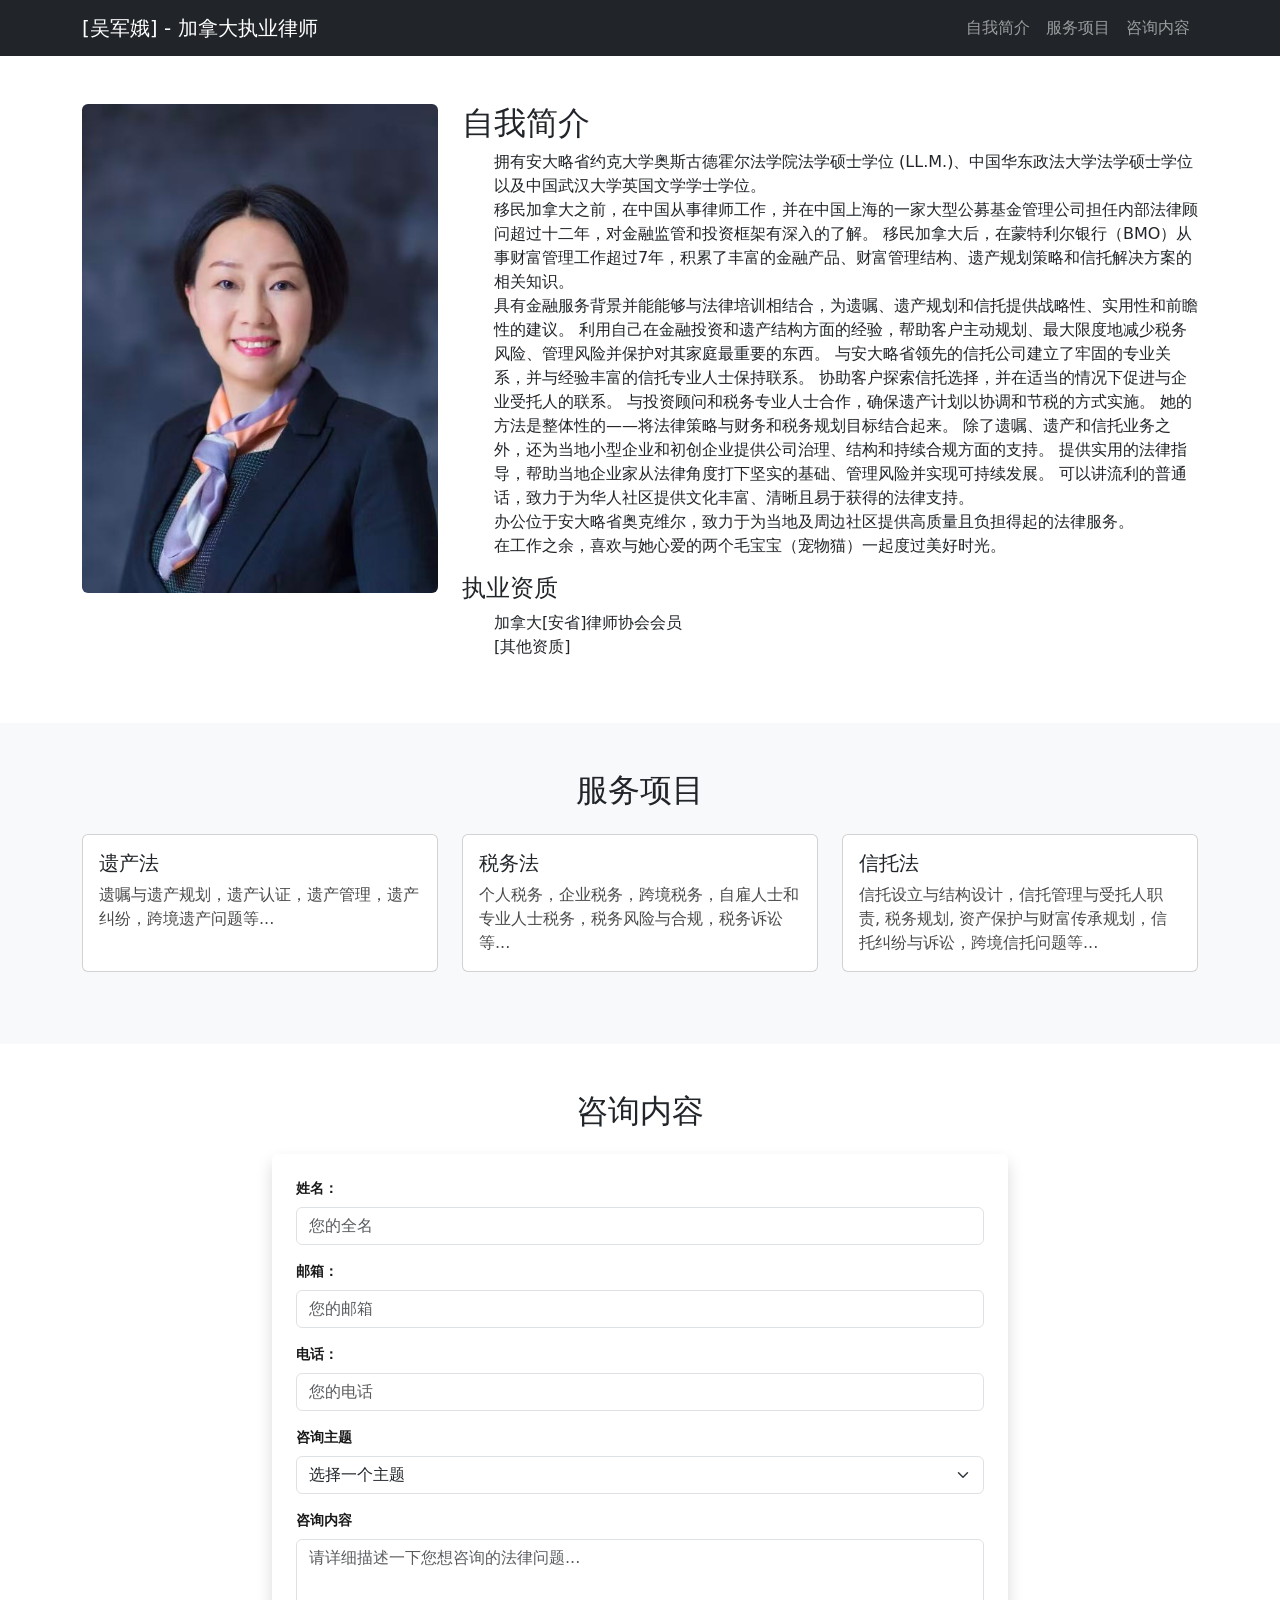
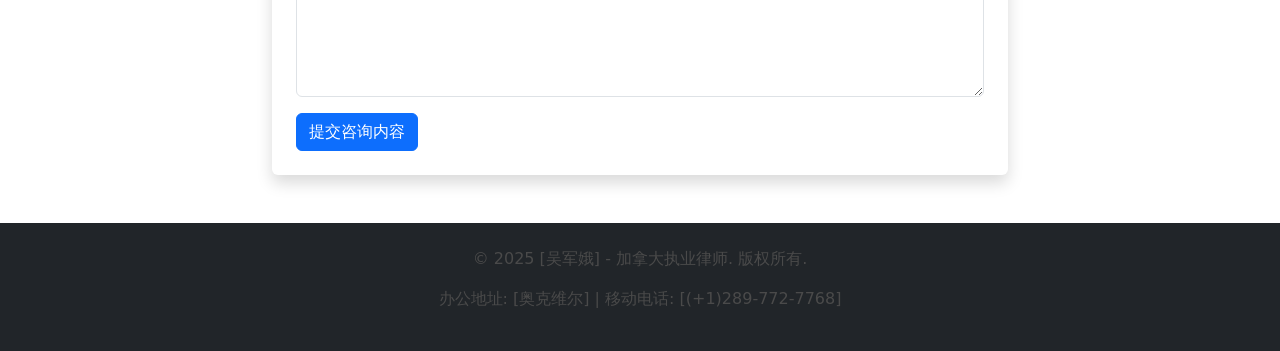
<file: templates/index（Chinese）.html>
<!DOCTYPE html>
<html lang="en">
<head>
    <meta charset="UTF-8">
    <meta name="viewport" content="width=device-width, initial-scale=1.0">
    <title>[吴军娥] - 加拿大执业律师</title>
    <link rel="stylesheet" href="/static/css/style.css">
    <!-- 引入Bootstrap简化样式（可选，新手友好） -->
    <link href="https://cdn.jsdelivr.net/npm/bootstrap@5.3.0/dist/css/bootstrap.min.css" rel="stylesheet">
</head>
<body>
    <!-- 导航栏 -->
    <nav class="navbar navbar-expand-lg navbar-dark bg-dark">
        <div class="container">
            <a class="navbar-brand" href="#">[吴军娥] - 加拿大执业律师</a>
            <div class="collapse navbar-collapse">
                <ul class="navbar-nav ms-auto">
                    <li class="nav-item"><a class="nav-link" href="#about">自我简介</a></li>
                    <li class="nav-item"><a class="nav-link" href="#services">服务项目</a></li>
                    <li class="nav-item"><a class="nav-link" href="#contact">咨询内容</a></li>
                </ul>
            </div>
        </div>
    </nav>

    <!-- 律师介绍部分 -->
    <section id="about" class="py-5">
        <div class="container">
            <div class="row">
                <div class="col-md-4">
                    <img src="/static/images/profile.jpg" alt="Lawyer Profile" class="img-fluid rounded">
                </div>
                <div class="col-md-8">
                    <h2>自我简介</h2>
                    <ul>
                        <li>
                            拥有安大略省约克大学奥斯古德霍尔法学院法学硕士学位 (LL.M.)、中国华东政法大学法学硕士学位以及中国武汉大学英国文学学士学位。</li> 
                        <li>
                            移民加拿大之前，在中国从事律师工作，并在中国上海的一家大型公募基金管理公司担任内部法律顾问超过十二年，对金融监管和投资框架有深入的了解。 
                            移民加拿大后，在蒙特利尔银行（BMO）从事财富管理工作超过7年，积累了丰富的金融产品、财富管理结构、遗产规划策略和信托解决方案的相关知识。         
                        </li>
                        <li>
                            具有金融服务背景并能能够与法律培训相结合，为遗嘱、遗产规划和信托提供战略性、实用性和前瞻性的建议。
                            利用自己在金融投资和遗产结构方面的经验，帮助客户主动规划、最大限度地减少税务风险、管理风险并保护对其家庭最重要的东西。
                            与安大略省领先的信托公司建立了牢固的专业关系，并与经验丰富的信托专业人士保持联系。
                            协助客户探索信托选择，并在适当的情况下促进与企业受托人的联系。
                            与投资顾问和税务专业人士合作，确保遗产计划以协调和节税的方式实施。
                            她的方法是整体性的——将法律策略与财务和税务规划目标结合起来。
                            除了遗嘱、遗产和信托业务之外，还为当地小型企业和初创企业提供公司治理、结构和持续合规方面的支持。
                            提供实用的法律指导，帮助当地企业家从法律角度打下坚实的基础、管理风险并实现可持续发展。
                            可以讲流利的普通话，致力于为华人社区提供文化丰富、清晰且易于获得的法律支持。
                        </li>
                        <li>
                             办公位于安大略省奥克维尔，致力于为当地及周边社区提供高质量且负担得起的法律服务。
                        </li>
                        <li>
                            在工作之余，喜欢与她心爱的两个毛宝宝（宠物猫）一起度过美好时光。
                        </li>
                    </ul>
                    <h4>执业资质</h4>
                    <ul>
                        <li>加拿大[安省]律师协会会员</li>
                        <li>[其他资质]</li>
                    </ul>
                </div>
            </div>
        </div>
    </section>

    <!-- 服务介绍部分 -->
    <section id="services" class="py-5 bg-light">
        <div class="container">
            <h2 class="text-center mb-4">服务项目</h2>
            <div class="row">
                <div class="col-md-4 mb-4">
                    <div class="card h-100">
                        <div class="card-body">
                            <h5 class="card-title">遗产法</h5>
                            <p class="card-text">遗嘱与遗产规划，遗产认证，遗产管理，遗产纠纷，跨境遗产问题等...</p>
                        </div>
                    </div>
                </div>
                <div class="col-md-4 mb-4">
                    <div class="card h-100">
                        <div class="card-body">
                            <h5 class="card-title">税务法</h5>
                            <p class="card-text">个人税务，企业税务，跨境税务，自雇人士和专业人士税务，税务风险与合规，税务诉讼等...</p>
                        </div>
                    </div>
                </div>
                <div class="col-md-4 mb-4">
                    <div class="card h-100">
                        <div class="card-body">
                            <h5 class="card-title">信托法</h5>
                            <p class="card-text">信托设立与结构设计，信托管理与受托人职责, 税务规划, 资产保护与财富传承规划，信托纠纷与诉讼，跨境信托问题等...</p>
                        </div>
                    </div>
                </div>
            </div>
        </div>
    </section>

    <!-- 咨询表单部分 -->
    <section id="contact" class="py-5">
        <div class="container">
            <h2 class="text-center mb-4">咨询内容</h2>
            <div class="row justify-content-center">
                <div class="col-md-8">
                    <form id="consultForm" class="shadow p-4 rounded">
                        <!-- 表单反馈提示 -->
                        <div id="formMessage" class="mb-3 d-none"></div>
                        
                        <div class="mb-3">
                            <label for="fullName" class="form-label">姓名：</label>
                            <input type="text" class="form-control" id="fullName" required placeholder="您的全名">
                        </div>
                        <div class="mb-3">
                            <label for="email" class="form-label">邮箱：</label>
                            <input type="email" class="form-control" id="email" required placeholder="您的邮箱">
                        </div>
                        <div class="mb-3">
                            <label for="phone" class="form-label">电话：</label>
                            <input type="tel" class="form-control" id="phone" placeholder="您的电话">
                        </div>
                        <div class="mb-3">
                            <label for="subject" class="form-label">咨询主题</label>
                            <select class="form-select" id="subject" required>
                                <option value="">选择一个主题</option>
                                <option value="Heritage">遗产法</option>
                                <option value="Fax">税务法</option>
                                <option value="Trust">信托法</option>
                                <option value="Other">其他</option>
                            </select>
                        </div>
                        <div class="mb-3">
                            <label for="message" class="form-label">咨询内容</label>
                            <textarea class="form-control" id="message" rows="6" required placeholder="请详细描述一下您想咨询的法律问题..."></textarea>
                        </div>
                        <button type="submit" class="btn btn-primary">提交咨询内容</button>
                    </form>
                </div>
            </div>
        </div>
    </section>

    <!-- 页脚 -->
    <footer class="bg-dark text-white py-4">
        <div class="container text-center">
            <p>&copy; 2025 [吴军娥] - 加拿大执业律师. 版权所有.</p>
            <p>办公地址: [奥克维尔] | 移动电话: [(+1)289-772-7768]</p>
        </div>
    </footer>

    <!-- JavaScript -->
    <script src="https://cdn.jsdelivr.net/npm/bootstrap@5.3.0/dist/js/bootstrap.bundle.min.js"></script>
    <script src="/static/js/script.js"></script>
</body>
</html>
</file>
<file: static/css/style.css>
/* ============================================
   Wu & Associates - Professional Design System
   ============================================ */

/* ---------- CSS Variables ---------- */
:root {
    /* Color Palette - Deep Navy & Gold */
    --primary: #0d2137;
    --primary-light: #1a3a5c;
    --accent: #c9a961;
    --accent-hover: #b8943d;
    --accent-light: rgba(201, 169, 97, 0.1);

    /* Neutrals */
    --white: #ffffff;
    --bg-cream: #f9f7f4;
    --bg-light: #f5f3f0;
    --text-primary: #1a1a1a;
    --text-secondary: #4a4a4a;
    --text-muted: #7a7a7a;
    --border: #e8e4df;
    --border-light: #f0ede8;

    /* Typography Scale */
    --font-heading: 'Playfair Display', Georgia, serif;
    --font-body: 'Inter', -apple-system, BlinkMacSystemFont, sans-serif;
    --font-mono: 'SF Mono', Monaco, monospace;

    /* Spacing */
    --section-padding: 100px;
    --container-max: 1200px;
    --border-radius: 4px;
    --border-radius-lg: 8px;

    /* Shadows */
    --shadow-sm: 0 2px 8px rgba(13, 33, 55, 0.06);
    --shadow-md: 0 4px 20px rgba(13, 33, 55, 0.08);
    --shadow-lg: 0 8px 40px rgba(13, 33, 55, 0.12);

    /* Transitions */
    --transition-fast: 0.2s ease;
    --transition-base: 0.3s ease;
    --transition-slow: 0.4s ease;
}

/* ---------- Reset & Base ---------- */
*, *::before, *::after {
    margin: 0;
    padding: 0;
    box-sizing: border-box;
}

html {
    scroll-behavior: smooth;
    font-size: 16px;
}

body {
    font-family: var(--font-body);
    font-size: 1rem;
    line-height: 1.7;
    color: var(--text-primary);
    background-color: var(--white);
    -webkit-font-smoothing: antialiased;
    -moz-osx-font-smoothing: grayscale;
}

img {
    max-width: 100%;
    height: auto;
    display: block;
}

a {
    color: inherit;
    text-decoration: none;
    transition: color var(--transition-fast);
}

ul, ol {
    list-style: none;
}

button {
    font-family: inherit;
    cursor: pointer;
    border: none;
    background: none;
}

/* ---------- Typography ---------- */
h1, h2, h3, h4, h5, h6 {
    font-family: var(--font-heading);
    font-weight: 500;
    line-height: 1.25;
    color: var(--text-primary);
}

h1 { font-size: clamp(2.5rem, 5vw, 3.5rem); }
h2 { font-size: clamp(2rem, 4vw, 2.75rem); }
h3 { font-size: clamp(1.5rem, 3vw, 1.875rem); }
h4 { font-size: 1.25rem; }

p {
    color: var(--text-secondary);
    margin-bottom: 1rem;
}

.section-subtitle {
    font-size: 0.875rem;
    text-transform: uppercase;
    letter-spacing: 0.15em;
    color: var(--accent);
    font-weight: 500;
    margin-bottom: 0.75rem;
}

/* ---------- Layout ---------- */
.container {
    max-width: var(--container-max);
    margin: 0 auto;
    padding: 0 2rem;
}

.section {
    padding: var(--section-padding) 0;
}

.section-header {
    text-align: center;
    max-width: 700px;
    margin: 0 auto 4rem;
}

.section-header h2 {
    margin-bottom: 1rem;
}

.section-header p {
    font-size: 1.125rem;
    color: var(--text-muted);
}

.divider {
    width: 60px;
    height: 2px;
    background: var(--accent);
    margin: 1.5rem auto 0;
}

/* ---------- Top Bar ---------- */
.top-bar {
    background: var(--primary);
    color: rgba(255, 255, 255, 0.85);
    padding: 0.625rem 0;
    font-size: 0.875rem;
}

.top-bar .container {
    display: flex;
    justify-content: space-between;
    align-items: center;
}

.top-bar a {
    color: inherit;
    transition: color var(--transition-fast);
}

.top-bar a:hover {
    color: var(--white);
}

.top-bar-contact {
    display: flex;
    gap: 2rem;
}

.top-bar-phone {
    font-weight: 600;
    color: var(--white) !important;
}

/* ---------- Navigation ---------- */
.nav {
    background: var(--white);
    border-bottom: 1px solid var(--border-light);
    padding: 1.25rem 0;
    position: sticky;
    top: 0;
    z-index: 1000;
    transition: box-shadow var(--transition-base);
}

.nav.scrolled {
    box-shadow: var(--shadow-md);
}

.nav .container {
    display: flex;
    justify-content: space-between;
    align-items: center;
}

.logo {
    font-family: var(--font-heading);
    font-size: 1.5rem;
    font-weight: 600;
    color: var(--primary);
    letter-spacing: -0.02em;
}

.logo span {
    color: var(--accent);
}

.main-nav {
    display: flex;
    gap: 2.5rem;
}

.main-nav a {
    font-size: 0.9375rem;
    font-weight: 500;
    color: var(--text-primary);
    position: relative;
    padding: 0.5rem 0;
}

.main-nav a::after {
    content: '';
    position: absolute;
    bottom: 0;
    left: 0;
    width: 0;
    height: 2px;
    background: var(--accent);
    transition: width var(--transition-base);
}

.main-nav a:hover::after {
    width: 100%;
}

.nav-cta {
    background: var(--accent);
    color: var(--white) !important;
    padding: 0.625rem 1.5rem !important;
    border-radius: var(--border-radius);
    font-weight: 600;
    font-size: 0.875rem;
    transition: background var(--transition-fast);
}

.nav-cta:hover {
    background: var(--accent-hover);
}

.nav-cta::after {
    display: none !important;
}

.lang-switch {
    margin-left: 0.5rem;
}

.lang-switch a {
    display: inline-block;
    padding: 0.375rem 0.75rem;
    background: var(--primary);
    color: var(--white) !important;
    border-radius: var(--border-radius);
    font-size: 0.8125rem;
    font-weight: 600;
    transition: background var(--transition-fast);
}

.lang-switch a:hover {
    background: var(--primary-light);
}

.mobile-toggle {
    display: none;
    flex-direction: column;
    gap: 5px;
    padding: 0.5rem;
}

.mobile-toggle span {
    width: 24px;
    height: 2px;
    background: var(--primary);
    transition: var(--transition-fast);
}

.mobile-nav {
    display: none;
    position: absolute;
    top: 100%;
    left: 0;
    right: 0;
    background: var(--white);
    border-top: 1px solid var(--border-light);
    padding: 1.5rem 2rem;
    box-shadow: var(--shadow-lg);
}

.mobile-nav.active {
    display: flex;
    flex-direction: column;
    gap: 1rem;
}

.mobile-nav a {
    font-size: 1.125rem;
    padding: 0.5rem 0;
    color: var(--text-primary);
}

/* ---------- Hero ---------- */
.hero {
    background: linear-gradient(160deg, var(--primary) 0%, var(--primary-light) 100%);
    color: var(--white);
    padding: 120px 0 100px;
    position: relative;
    overflow: hidden;
}

.hero::before {
    content: '';
    position: absolute;
    top: 0;
    right: 0;
    width: 50%;
    height: 100%;
    background: url("data:image/svg+xml,%3Csvg width='60' height='60' viewBox='0 0 60 60' xmlns='http://www.w3.org/2000/svg'%3E%3Cg fill='none' fill-rule='evenodd'%3E%3Cg fill='%23ffffff' fill-opacity='0.03'%3E%3Cpath d='M36 34v-4h-2v4h-4v2h4v4h2v-4h4v-2h-4zm0-30V0h-2v4h-4v2h4v4h2V6h4V4h-4zM6 34v-4H4v4H0v2h4v4h2v-4h4v-2H6zM6 4V0H4v4H0v2h4v4h2V6h4V4H6z'/%3E%3C/g%3E%3C/g%3E%3C/svg%3E");
    opacity: 0.5;
}

.hero .container {
    position: relative;
    z-index: 1;
}

.hero-content {
    max-width: 680px;
}

.hero-badge {
    display: inline-block;
    background: rgba(201, 169, 97, 0.2);
    color: var(--accent);
    padding: 0.5rem 1rem;
    border-radius: 50px;
    font-size: 0.8125rem;
    font-weight: 600;
    text-transform: uppercase;
    letter-spacing: 0.1em;
    margin-bottom: 1.5rem;
}

.hero h1 {
    color: var(--white);
    font-size: clamp(2.75rem, 5vw, 4rem);
    font-weight: 500;
    line-height: 1.15;
    margin-bottom: 1.5rem;
    letter-spacing: -0.02em;
}

.hero h1 .highlight {
    color: var(--accent);
}

.hero p {
    color: rgba(255, 255, 255, 0.8);
    font-size: 1.25rem;
    line-height: 1.7;
    margin-bottom: 2.5rem;
    max-width: 540px;
}

.hero-buttons {
    display: flex;
    gap: 1rem;
    flex-wrap: wrap;
}

.btn {
    display: inline-flex;
    align-items: center;
    gap: 0.5rem;
    padding: 1rem 2rem;
    font-size: 0.9375rem;
    font-weight: 600;
    border-radius: var(--border-radius);
    transition: all var(--transition-base);
}

.btn-primary {
    background: var(--accent);
    color: var(--white);
}

.btn-primary:hover {
    background: var(--accent-hover);
    color: var(--white);
    transform: translateY(-2px);
    box-shadow: 0 4px 20px rgba(201, 169, 97, 0.4);
}

.btn-outline {
    background: transparent;
    color: var(--white);
    border: 1px solid rgba(255, 255, 255, 0.6);
}

.btn-outline:hover {
    background: rgba(255, 255, 255, 0.15);
    color: var(--white);
    border-color: rgba(255, 255, 255, 0.9);
}

.hero-decoration {
    position: absolute;
    right: 5%;
    top: 50%;
    transform: translateY(-50%);
    width: 45%;
    max-width: 500px;
    opacity: 0.1;
}

/* ---------- About / Team ---------- */
.about-section {
    background: var(--white);
}

.team-grid {
    display: grid;
    gap: 4rem;
}

.attorney-card {
    display: grid;
    grid-template-columns: 340px 1fr;
    gap: 4rem;
    align-items: start;
    padding: 3rem;
    background: var(--bg-light);
    border-radius: var(--border-radius-lg);
    transition: box-shadow var(--transition-base);
}

.attorney-card:hover {
    box-shadow: var(--shadow-lg);
}

.attorney-card.reverse {
    direction: rtl;
}

.attorney-card.reverse > * {
    direction: ltr;
}

.attorney-image {
    position: relative;
}

.attorney-image img {
    width: 100%;
    aspect-ratio: 3/4;
    object-fit: cover;
    border-radius: var(--border-radius);
    filter: grayscale(15%);
    transition: filter var(--transition-base);
}

.attorney-card:hover .attorney-image img {
    filter: grayscale(0%);
}

.attorney-info h3 {
    font-size: 2rem;
    margin-bottom: 0.25rem;
}

.attorney-title {
    color: var(--accent);
    font-size: 0.875rem;
    font-weight: 600;
    text-transform: uppercase;
    letter-spacing: 0.1em;
    margin-bottom: 1.5rem;
}

.attorney-bio {
    color: var(--text-secondary);
    font-size: 1rem;
    line-height: 1.8;
}

.attorney-bio li {
    margin-bottom: 1rem;
    padding-left: 1.5rem;
    position: relative;
}

.attorney-bio li::before {
    content: '';
    position: absolute;
    left: 0;
    top: 0.7em;
    width: 6px;
    height: 6px;
    background: var(--accent);
    border-radius: 50%;
}

/* ---------- Stats ---------- */
.stats-section {
    background: var(--primary);
    padding: 80px 0;
}

.stats-grid {
    display: grid;
    grid-template-columns: repeat(3, 1fr);
    gap: 3rem;
    text-align: center;
}

.stat-item {
    padding: 1rem;
}

.stat-number {
    font-family: var(--font-heading);
    font-size: 3.5rem;
    font-weight: 500;
    color: var(--accent);
    line-height: 1;
    margin-bottom: 0.5rem;
}

.stat-label {
    font-size: 1rem;
    color: rgba(255, 255, 255, 0.8);
    font-weight: 400;
}

/* ---------- Services ---------- */
.services-section {
    background: var(--bg-cream);
}

.services-intro {
    text-align: center;
    max-width: 750px;
    margin: 0 auto 4rem;
    font-size: 1.125rem;
    color: var(--text-muted);
    line-height: 1.8;
}

.services-grid {
    display: grid;
    grid-template-columns: repeat(3, 1fr);
    gap: 1.5rem;
}

.service-card {
    background: var(--white);
    padding: 2.5rem;
    border-radius: var(--border-radius-lg);
    border: 1px solid var(--border-light);
    transition: all var(--transition-base);
    position: relative;
    overflow: hidden;
}

.service-card::before {
    content: '';
    position: absolute;
    top: 0;
    left: 0;
    right: 0;
    height: 3px;
    background: var(--accent);
    transform: scaleX(0);
    transition: transform var(--transition-base);
}

.service-card:hover {
    border-color: transparent;
    box-shadow: var(--shadow-md);
    transform: translateY(-4px);
}

.service-card:hover::before {
    transform: scaleX(1);
}

.service-icon {
    width: 56px;
    height: 56px;
    background: var(--accent-light);
    border-radius: var(--border-radius);
    display: flex;
    align-items: center;
    justify-content: center;
    margin-bottom: 1.5rem;
    color: var(--accent);
    transition: background var(--transition-base);
}

.service-card:hover .service-icon {
    background: var(--accent);
    color: var(--white);
}

.service-icon svg {
    width: 28px;
    height: 28px;
}

.service-card h4 {
    font-size: 1.25rem;
    margin-bottom: 0.75rem;
    color: var(--text-primary);
}

.service-card p {
    font-size: 0.9375rem;
    color: var(--text-muted);
    line-height: 1.7;
    margin-bottom: 0;
}

.service-summary {
    font-size: 0.9375rem;
    color: var(--text-muted);
    line-height: 1.7;
    margin-bottom: 0;
}

.service-expand-btn {
    display: inline-block;
    margin-top: 1rem;
    padding: 0.5rem 1.25rem;
    background: transparent;
    color: var(--accent);
    border: 1px solid var(--accent);
    border-radius: var(--border-radius);
    font-size: 0.875rem;
    font-weight: 600;
    cursor: pointer;
    transition: all var(--transition-fast);
}

.service-expand-btn:hover {
    background: var(--accent);
    color: var(--white);
}

/* Service Detail Panel */
.service-detail-panel {
    display: none;
    position: fixed;
    top: 50%;
    left: 50%;
    transform: translate(-50%, -50%);
    width: 90%;
    max-width: 700px;
    max-height: 85vh;
    background: var(--white);
    border-radius: var(--border-radius-lg);
    box-shadow: 0 25px 80px rgba(13, 33, 55, 0.25);
    z-index: 2000;
    overflow: hidden;
}

.service-detail-panel.active {
    display: block;
    animation: fadeIn 0.3s ease;
}

@keyframes fadeIn {
    from { opacity: 0; transform: translate(-50%, -50%) scale(0.95); }
    to { opacity: 1; transform: translate(-50%, -50%) scale(1); }
}

.service-detail-overlay {
    display: none;
    position: fixed;
    top: 0;
    left: 0;
    right: 0;
    bottom: 0;
    background: rgba(13, 33, 55, 0.5);
    z-index: 1999;
}

.service-detail-overlay.active {
    display: block;
}

.service-detail-header {
    display: flex;
    align-items: center;
    justify-content: space-between;
    padding: 1.5rem 2rem;
    background: var(--primary);
    color: var(--white);
}

.service-detail-header h3 {
    color: var(--white);
    font-size: 1.5rem;
    margin: 0;
}

.service-detail-close {
    width: 36px;
    height: 36px;
    background: rgba(255, 255, 255, 0.1);
    border: none;
    border-radius: 50%;
    color: var(--white);
    font-size: 1.5rem;
    line-height: 1;
    cursor: pointer;
    transition: background var(--transition-fast);
}

.service-detail-close:hover {
    background: rgba(255, 255, 255, 0.2);
}

.service-detail-body {
    padding: 2rem;
    overflow-y: auto;
    max-height: calc(85vh - 80px);
}

.service-detail-body h3 {
    font-family: var(--font-heading);
    font-size: 1.5rem;
    font-weight: 500;
    color: var(--text-primary);
    margin-bottom: 1.25rem;
    text-align: left;
}

.service-detail-body p {
    font-size: 1rem;
    color: var(--text-secondary);
    line-height: 1.8;
    margin-bottom: 1.25rem;
    text-align: left;
}

.service-detail-body p:last-child {
    margin-bottom: 0;
}

.service-detail-content p {
    font-size: 1rem;
    color: var(--text-secondary);
    line-height: 1.8;
    margin-bottom: 1.25rem;
    text-align: left;
}

.service-detail-content p:last-child {
    margin-bottom: 0;
}

/* ---------- Values ---------- */
.values-section {
    background: var(--white);
}

.values-grid {
    display: grid;
    grid-template-columns: repeat(4, 1fr);
    gap: 1.5rem;
}

.value-card {
    text-align: center;
    padding: 2.5rem 1.5rem;
    border: 1px solid var(--border-light);
    border-radius: var(--border-radius-lg);
    transition: all var(--transition-base);
}

.value-card:hover {
    border-color: var(--accent);
    transform: translateY(-4px);
}

.value-icon {
    width: 64px;
    height: 64px;
    margin: 0 auto 1.25rem;
    color: var(--accent);
}

.value-card h4 {
    font-size: 1.25rem;
    margin-bottom: 0.75rem;
    color: var(--text-primary);
}

.value-card p {
    font-size: 0.9375rem;
    color: var(--text-muted);
    line-height: 1.6;
    margin-bottom: 0;
}

/* ---------- Contact ---------- */
.contact-section {
    background: var(--bg-cream);
}

.contact-grid {
    display: grid;
    grid-template-columns: 1fr 1.3fr;
    gap: 4rem;
}

.contact-info h3 {
    font-size: 1.75rem;
    margin-bottom: 1rem;
}

.contact-info > p {
    color: var(--text-muted);
    margin-bottom: 2.5rem;
    font-size: 1.0625rem;
    line-height: 1.75;
}

.contact-item {
    display: flex;
    align-items: flex-start;
    gap: 1rem;
    margin-bottom: 1.5rem;
}

.contact-icon {
    width: 48px;
    height: 48px;
    background: var(--accent-light);
    border-radius: var(--border-radius);
    display: flex;
    align-items: center;
    justify-content: center;
    flex-shrink: 0;
    color: var(--accent);
    transition: background var(--transition-fast);
}

.contact-item:hover .contact-icon {
    background: var(--accent);
    color: var(--white);
}

.contact-icon svg {
    width: 20px;
    height: 20px;
}

.contact-label {
    display: block;
    font-size: 0.8125rem;
    color: var(--text-muted);
    text-transform: uppercase;
    letter-spacing: 0.05em;
    margin-bottom: 0.25rem;
}

.contact-value {
    color: var(--text-primary);
    font-size: 1.0625rem;
    font-weight: 500;
}

/* ---------- Form ---------- */
.contact-form {
    background: var(--white);
    padding: 3rem;
    border-radius: var(--border-radius-lg);
    box-shadow: var(--shadow-sm);
}

.form-row {
    display: grid;
    grid-template-columns: 1fr 1fr;
    gap: 1rem;
}

.form-group {
    margin-bottom: 1.25rem;
}

.form-group.full {
    grid-column: 1 / -1;
}

.form-label {
    display: block;
    font-size: 0.875rem;
    font-weight: 600;
    color: var(--text-primary);
    margin-bottom: 0.5rem;
}

.form-control {
    width: 100%;
    padding: 0.875rem 1rem;
    border: 1px solid var(--border);
    border-radius: var(--border-radius);
    font-size: 1rem;
    font-family: inherit;
    color: var(--text-primary);
    background: var(--white);
    transition: border-color var(--transition-fast), box-shadow var(--transition-fast);
}

.form-control:focus {
    outline: none;
    border-color: var(--accent);
    box-shadow: 0 0 0 3px var(--accent-light);
}

.form-control::placeholder {
    color: var(--text-muted);
}

textarea.form-control {
    min-height: 140px;
    resize: vertical;
}

select.form-control {
    cursor: pointer;
    appearance: none;
    background-image: url("data:image/svg+xml,%3Csvg xmlns='http://www.w3.org/2000/svg' width='12' height='12' fill='%234a4a4a' viewBox='0 0 16 16'%3E%3Cpath d='M8 11L3 6h10l-5 5z'/%3E%3C/svg%3E");
    background-repeat: no-repeat;
    background-position: right 1rem center;
    padding-right: 2.5rem;
}

.btn-submit {
    width: 100%;
    padding: 1.125rem;
    background: var(--accent);
    color: var(--white);
    border: none;
    border-radius: var(--border-radius);
    font-size: 1rem;
    font-weight: 600;
    cursor: pointer;
    transition: all var(--transition-fast);
}

.btn-submit:hover {
    background: var(--accent-hover);
    transform: translateY(-1px);
    box-shadow: 0 4px 20px rgba(201, 169, 97, 0.35);
}

.btn-submit:disabled {
    opacity: 0.7;
    cursor: not-allowed;
    transform: none;
}

.form-message {
    padding: 1rem;
    border-radius: var(--border-radius);
    margin-bottom: 1rem;
    display: none;
    font-size: 0.9375rem;
}

.form-message.success {
    display: block;
    background: #d4edda;
    border: 1px solid #c3e6cb;
    color: #155724;
}

.form-message.error {
    display: block;
    background: #f8d7da;
    border: 1px solid #f5c6cb;
    color: #721c24;
}

/* ---------- Footer ---------- */
footer {
    background: var(--primary);
    color: var(--white);
    padding: 4rem 0 2rem;
}

.footer-grid {
    display: grid;
    grid-template-columns: 2fr 1fr 1fr;
    gap: 4rem;
    margin-bottom: 3rem;
}

.footer-brand .logo {
    color: var(--white);
    font-size: 1.5rem;
    margin-bottom: 1rem;
}

.footer-brand p {
    color: rgba(255, 255, 255, 0.7);
    font-size: 0.9375rem;
    max-width: 300px;
}

.footer-heading {
    font-family: var(--font-heading);
    font-size: 1.125rem;
    margin-bottom: 1.25rem;
    color: var(--white);
}

.footer-links {
    display: flex;
    flex-direction: column;
    gap: 0.75rem;
}

.footer-links a {
    color: rgba(255, 255, 255, 0.7);
    font-size: 0.9375rem;
    transition: color var(--transition-fast);
}

.footer-links a:hover {
    color: var(--accent);
}

.footer-bottom {
    border-top: 1px solid rgba(255, 255, 255, 0.1);
    padding-top: 2rem;
    display: flex;
    justify-content: space-between;
    align-items: center;
}

.footer-copy {
    color: rgba(255, 255, 255, 0.5);
    font-size: 0.875rem;
}

.footer-phone {
    font-size: 1.25rem;
    font-weight: 600;
    color: var(--accent);
}

/* ---------- Animations ---------- */
@keyframes fadeInUp {
    from {
        opacity: 0;
        transform: translateY(30px);
    }
    to {
        opacity: 1;
        transform: translateY(0);
    }
}

.fade-in-up {
    animation: fadeInUp 0.6s ease forwards;
}

/* ---------- Responsive ---------- */
@media (max-width: 1024px) {
    :root {
        --section-padding: 80px;
    }

    .services-grid {
        grid-template-columns: repeat(2, 1fr);
    }

    .values-grid {
        grid-template-columns: repeat(2, 1fr);
    }

    .hero-decoration {
        display: none;
    }
}

@media (max-width: 768px) {
    :root {
        --section-padding: 60px;
    }

    .top-bar .container {
        flex-direction: column;
        gap: 0.5rem;
    }

    .top-bar-contact {
        gap: 1.5rem;
    }

    .main-nav {
        display: none;
    }

    .mobile-toggle {
        display: flex;
    }

    .hero {
        padding: 80px 0 60px;
    }

    .hero h1 {
        font-size: 2.25rem;
    }

    .hero p {
        font-size: 1.0625rem;
    }

    .hero-buttons {
        flex-direction: column;
    }

    .hero-buttons .btn {
        width: 100%;
        justify-content: center;
    }

    .attorney-card {
        grid-template-columns: 1fr;
        gap: 2rem;
        padding: 2rem;
    }

    .attorney-card.reverse {
        direction: ltr;
    }

    .attorney-image img {
        aspect-ratio: auto;
        max-width: 280px;
        margin: 0 auto;
        height: auto;
    }

    .stats-grid {
        grid-template-columns: 1fr;
        gap: 2rem;
    }

    .stat-number {
        font-size: 2.75rem;
    }

    .services-grid {
        grid-template-columns: 1fr;
    }

    .values-grid {
        grid-template-columns: 1fr;
    }

    .contact-grid {
        grid-template-columns: 1fr;
        gap: 2.5rem;
    }

    .form-row {
        grid-template-columns: 1fr;
    }

    .contact-form {
        padding: 2rem;
    }

    .footer-grid {
        grid-template-columns: 1fr;
        gap: 2rem;
    }

    .footer-bottom {
        flex-direction: column;
        gap: 1rem;
        text-align: center;
    }
}

/* ---------- Accessibility ---------- */
@media (prefers-reduced-motion: reduce) {
    *,
    *::before,
    *::after {
        animation-duration: 0.01ms !important;
        animation-iteration-count: 1 !important;
        transition-duration: 0.01ms !important;
    }
}

:focus-visible {
    outline: 2px solid var(--accent);
    outline-offset: 2px;
}
</file>
